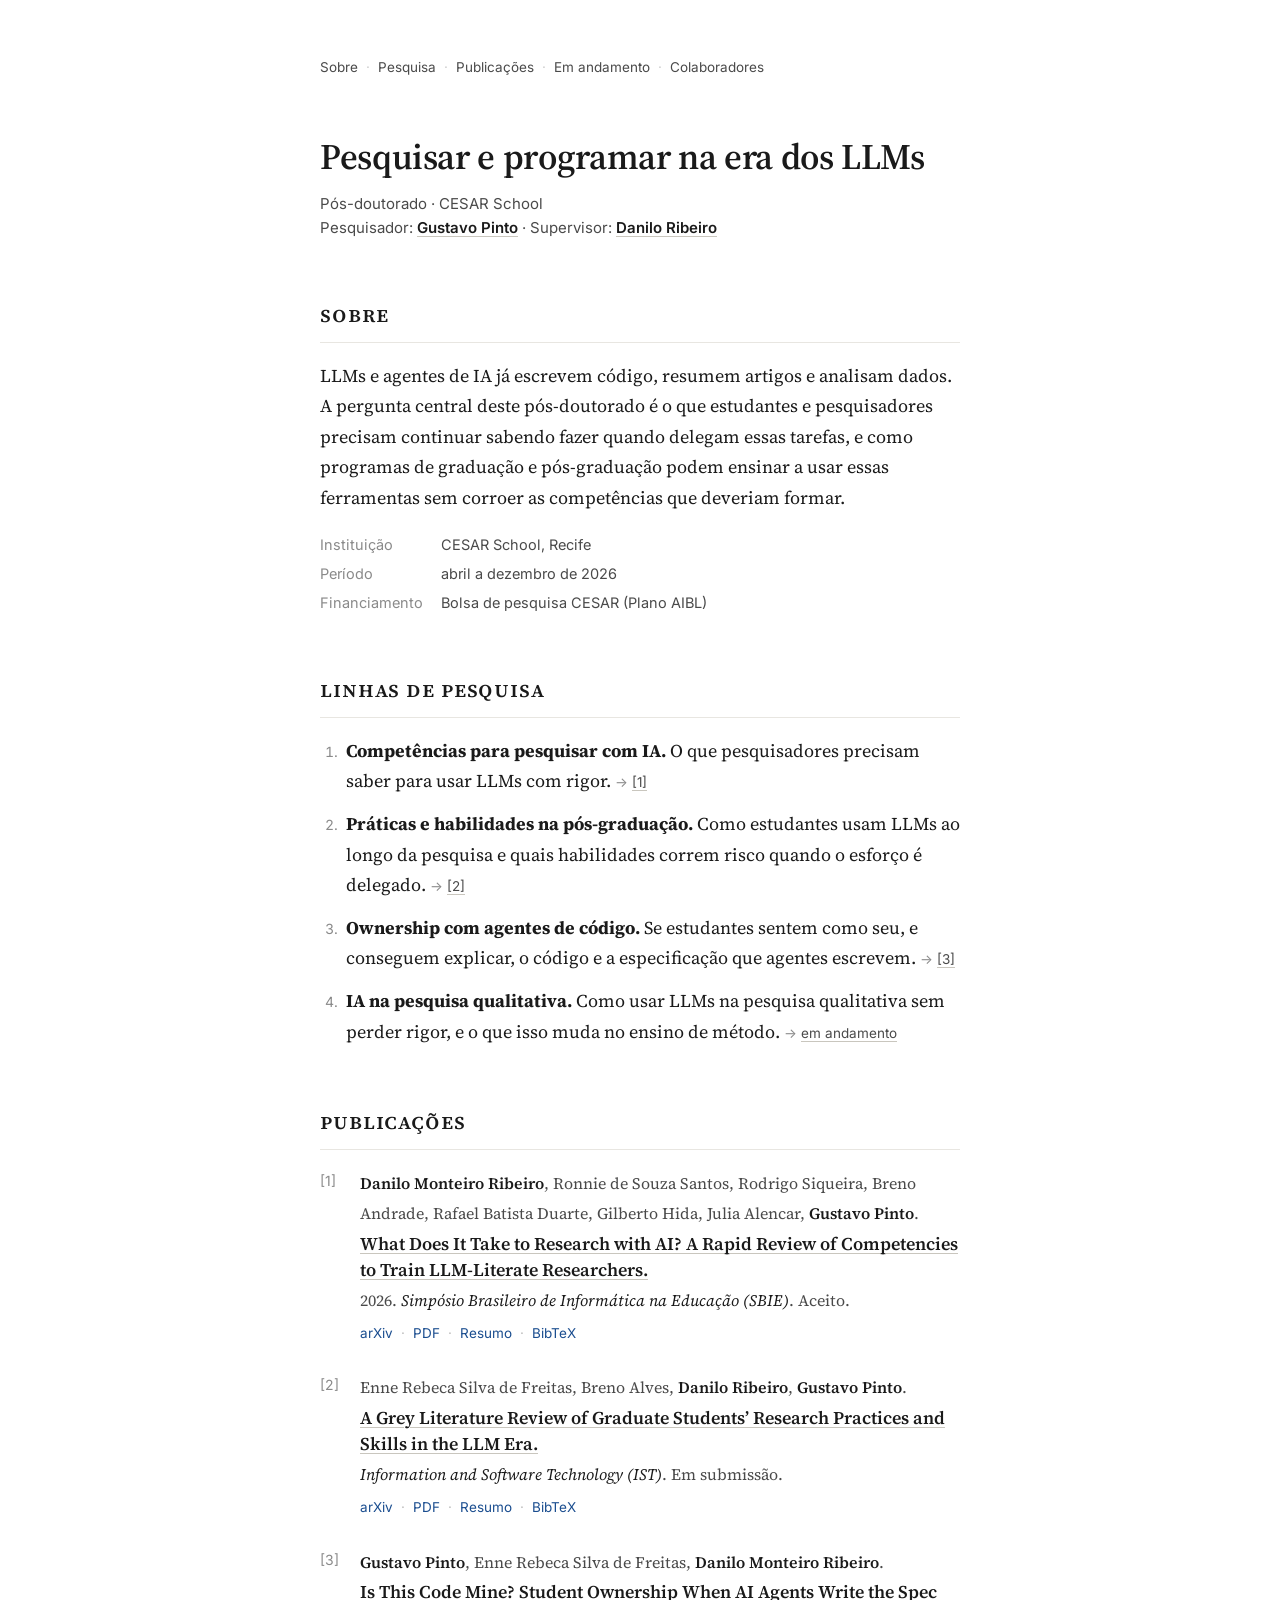
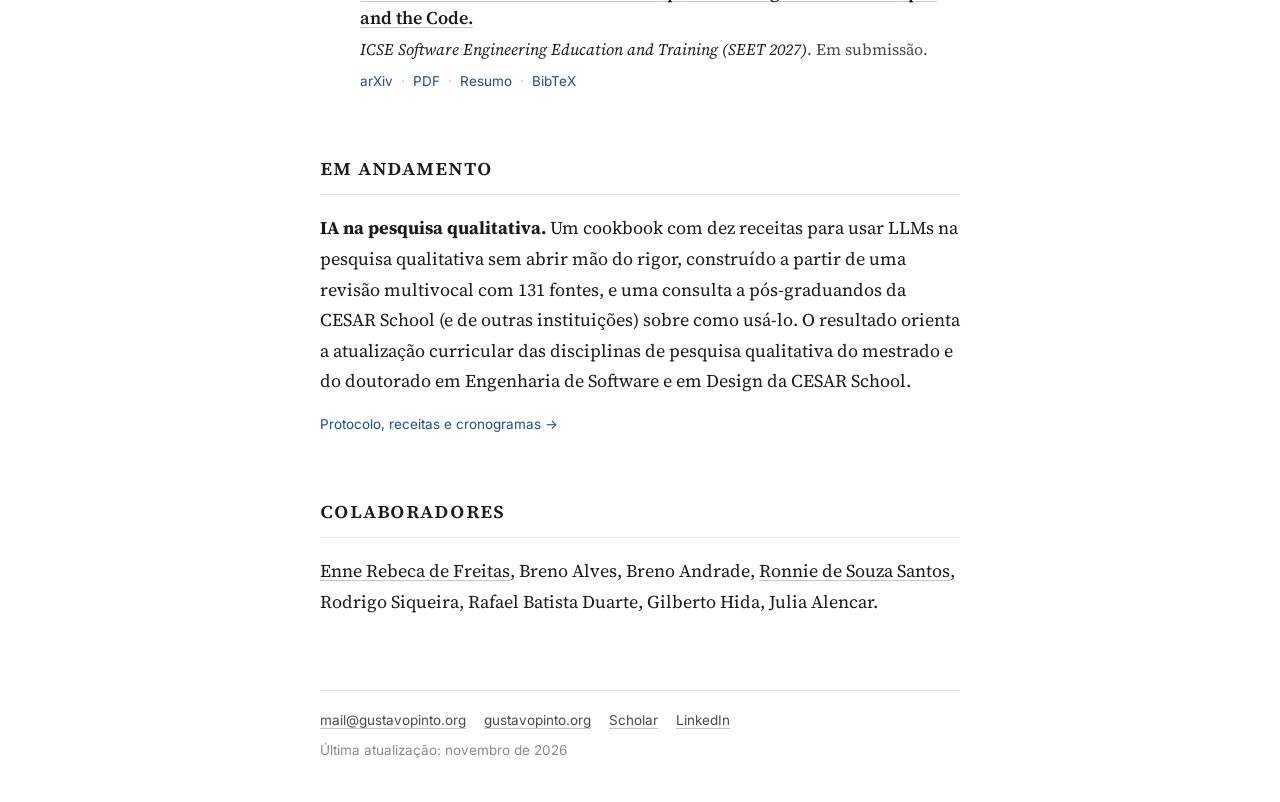
<file: index.html>
<!DOCTYPE html>
<html lang="pt-BR">
<head>
  <meta charset="UTF-8" />
  <meta name="viewport" content="width=device-width, initial-scale=1.0" />
  <title>Pós-doutorado · CESAR School</title>
  <meta name="description" content="Pós-doutorado de Gustavo Pinto na CESAR School, sob supervisão de Danilo Ribeiro: LLMs, agentes de IA e a formação de pesquisadores e engenheiros de software." />
  <meta name="author" content="Gustavo Pinto" />

  <!-- Open Graph (prévia ao compartilhar o link) -->
  <meta property="og:type" content="website" />
  <meta property="og:title" content="Pesquisar e programar na era dos LLMs" />
  <meta property="og:description" content="Pós-doutorado na CESAR School: competências para pesquisar com IA, práticas na pós-graduação e ownership de código escrito por agentes." />
  <meta property="og:locale" content="pt_BR" />
  <meta name="twitter:card" content="summary" />

  <link rel="icon" href="data:image/svg+xml,<svg xmlns='http://www.w3.org/2000/svg' viewBox='0 0 100 100'><rect width='100' height='100' rx='16' fill='%231a4d8f'/><text x='50' y='69' font-size='54' text-anchor='middle' fill='%23ffffff' font-family='Georgia,serif'>π</text></svg>" />

  <link rel="preconnect" href="https://fonts.googleapis.com" />
  <link rel="preconnect" href="https://fonts.gstatic.com" crossorigin />
  <link href="https://fonts.googleapis.com/css2?family=Inter:wght@400;500;600&family=Source+Serif+4:ital,opsz,wght@0,8..60,400;0,8..60,600;1,8..60,400&display=swap" rel="stylesheet" />

  <!-- Metadados estruturados (schema.org) das publicações -->
  <script type="application/ld+json">
  {
    "@context": "https://schema.org",
    "@graph": [
      {
        "@type": "ScholarlyArticle",
        "headline": "What Does It Take to Research with AI? A Rapid Review of Competencies to Train LLM-Literate Researchers",
        "author": ["Danilo Monteiro Ribeiro", "Ronnie de Souza Santos", "Rodrigo Siqueira", "Breno Andrade", "Rafael Batista Duarte", "Gilberto Hida", "Julia Alencar", "Gustavo Pinto"],
        "datePublished": "2026",
        "isPartOf": "Simpósio Brasileiro de Informática na Educação (SBIE 2026)",
        "url": "https://arxiv.org/abs/2607.16083"
      },
      {
        "@type": "ScholarlyArticle",
        "headline": "A Grey Literature Review of Graduate Students’ Research Practices and Skills in the LLM Era",
        "author": ["Enne Rebeca Silva de Freitas", "Breno Alves", "Danilo Ribeiro", "Gustavo Pinto"],
        "creativeWorkStatus": "Under review",
        "url": "https://arxiv.org/abs/2607.29519"
      },
      {
        "@type": "ScholarlyArticle",
        "headline": "Is This Code Mine? Student Ownership When AI Agents Write the Spec and the Code",
        "author": ["Gustavo Pinto", "Enne Rebeca Silva de Freitas", "Danilo Monteiro Ribeiro"],
        "datePublished": "2026",
        "creativeWorkStatus": "Under review",
        "url": "https://arxiv.org/abs/2611.21501"
      }
    ]
  }
  </script>

  <style>
    :root {
      --ink: #1a1a1a;
      --soft: #4a4a4a;
      --muted: #8a8a8a;
      --line: #e8e6e1;
      --accent: #1a4d8f;
      --code-bg: #f7f6f3;
      --serif: "Source Serif 4", Georgia, "Times New Roman", serif;
      --sans: "Inter", -apple-system, BlinkMacSystemFont, "Segoe UI", Roboto, sans-serif;
      --mono: "SF Mono", ui-monospace, Menlo, Consolas, monospace;
    }
    * { box-sizing: border-box; }
    html { scroll-behavior: smooth; }
    body {
      margin: 0; background: #fff; color: var(--ink);
      font-family: var(--serif); font-size: 18px; line-height: 1.7;
      -webkit-font-smoothing: antialiased; text-rendering: optimizeLegibility;
    }
    main { max-width: 680px; margin: 0 auto; padding: 56px 20px 40px; }

    a { color: inherit; text-decoration: underline; text-decoration-color: #c9c6be; text-underline-offset: 3px; text-decoration-thickness: 1px; transition: color .15s, text-decoration-color .15s; }
    a:hover { color: var(--accent); text-decoration-color: var(--accent); }

    /* Navegação */
    nav.top { font-family: var(--sans); font-size: 13.5px; color: var(--muted); margin-bottom: 56px; }
    nav.top a { text-decoration: none; color: var(--soft); }
    nav.top a:hover { color: var(--accent); }
    nav.top .sep { margin: 0 8px; color: #ccc; }

    /* Cabeçalho */
    h1 { font-size: 36px; font-weight: 600; letter-spacing: -.01em; line-height: 1.2; margin: 0 0 14px; }
    .byline { font-family: var(--sans); font-size: 15px; color: var(--soft); line-height: 1.6; margin: 0; }
    .byline b { font-weight: 600; color: var(--ink); }

    /* Seções */
    section { margin-top: 56px; }
    h2 {
      font-family: var(--serif); font-variant: small-caps; text-transform: lowercase;
      font-size: 22px; font-weight: 600; letter-spacing: .04em; color: var(--ink);
      margin: 0 0 18px; padding-bottom: 8px; border-bottom: 1px solid var(--line);
    }
    p { margin: 0 0 16px; }
    .facts { font-family: var(--sans); font-size: 14.5px; color: var(--soft); display: grid; grid-template-columns: max-content 1fr; gap: 4px 18px; margin: 20px 0 0; }
    .facts dt { color: var(--muted); }
    .facts dd { margin: 0; }

    /* Linhas de pesquisa */
    ol.lines { padding-left: 22px; margin: 0; }
    ol.lines li { margin-bottom: 12px; padding-left: 4px; }
    ol.lines li::marker { color: var(--muted); font-family: var(--sans); font-size: 14px; }
    .xref { font-family: var(--sans); font-size: 13.5px; color: var(--muted); white-space: nowrap; }
    .xref a { color: var(--soft); }

    /* Publicações */
    ol.pubs { list-style: none; padding: 0; margin: 0; counter-reset: pub; }
    ol.pubs > li { position: relative; padding-left: 40px; margin-bottom: 28px; counter-increment: pub; }
    ol.pubs > li::before { content: "[" counter(pub) "]"; position: absolute; left: 0; top: 1px; font-family: var(--sans); font-size: 14px; color: var(--muted); }
    .authors { font-size: 16px; color: var(--soft); }
    .authors b { color: var(--ink); font-weight: 600; }
    .title { display: block; font-size: 18px; font-weight: 600; line-height: 1.45; margin: 2px 0; }
    .venue { font-size: 16px; color: var(--soft); }
    .venue em { color: var(--ink); }
    .links { font-family: var(--sans); font-size: 13.5px; margin-top: 6px; display: flex; flex-wrap: wrap; align-items: baseline; }
    .links > * + *::before { content: "·"; display: inline-block; margin: 0 8px; color: #bbb; text-decoration: none; }
    .links a, .links .tog { color: var(--accent); text-decoration: none; }
    .links a:hover, .links .tog:hover { text-decoration: underline; }
    .tog { font: inherit; background: none; border: 0; padding: 0; cursor: pointer; }
    .tog[aria-expanded="true"] { font-weight: 600; }
    .panel[hidden] { display: none; }
    .abs { font-size: 16px; color: var(--soft); margin: 10px 0 0; padding-left: 14px; border-left: 2px solid var(--line); }
    pre.bib { position: relative; font-family: var(--mono); font-size: 12.5px; line-height: 1.55; background: var(--code-bg); border: 1px solid var(--line); border-radius: 4px; padding: 14px 16px; margin: 10px 0 0; overflow-x: auto; white-space: pre; }
    .copy { position: absolute; top: 8px; right: 8px; font-family: var(--sans); font-size: 12px; background: #fff; border: 1px solid var(--line); border-radius: 3px; padding: 2px 8px; cursor: pointer; color: var(--soft); }
    .copy:hover { color: var(--accent); border-color: var(--accent); }
    .blind { font-style: italic; color: var(--muted); }

    /* Em andamento */
    .rq { margin: 0 0 10px; padding-left: 40px; text-indent: -40px; }
    .rq b { display: inline-block; width: 40px; text-indent: 0; font-family: var(--sans); font-size: 14px; font-weight: 600; color: var(--muted); }

    /* Colaboradores */
    .people { margin: 0; }

    /* Rodapé */
    footer { margin-top: 72px; padding-top: 18px; border-top: 1px solid var(--line); font-family: var(--sans); font-size: 13.5px; color: var(--muted); display: flex; flex-wrap: wrap; justify-content: space-between; gap: 8px 20px; }
    footer a { color: var(--soft); margin-right: 14px; }

    @media (max-width: 560px) {
      body { font-size: 17px; }
      main { padding-top: 36px; }
      h1 { font-size: 29px; }
      ol.pubs > li { padding-left: 0; }
      ol.pubs > li::before { position: static; display: block; }
      .facts { grid-template-columns: 1fr; gap: 0; }
      .facts dd { margin-bottom: 8px; }
    }
  </style>
</head>
<body>
<main>

  <nav class="top" aria-label="Seções">
    <a href="#sobre">Sobre</a><span class="sep">·</span><a href="#pesquisa">Pesquisa</a><span class="sep">·</span><a href="#publicacoes">Publicações</a><span class="sep">·</span><a href="#andamento">Em andamento</a><span class="sep">·</span><a href="#colaboradores">Colaboradores</a>
  </nav>

  <header>
    <h1>Pesquisar e programar na era dos LLMs</h1>
    <p class="byline">
      Pós-doutorado · CESAR School<br />
      Pesquisador: <a href="https://scholar.google.com/citations?user=dOeggYMAAAAJ" target="_blank" rel="noopener"><b>Gustavo Pinto</b></a>
      · Supervisor: <a href="https://scholar.google.com/citations?user=aFIranwAAAAJ" target="_blank" rel="noopener"><b>Danilo Ribeiro</b></a>
    </p>
  </header>

  <section id="sobre">
    <h2>Sobre</h2>
    <p>
      LLMs e agentes de IA já escrevem código, resumem artigos e analisam dados.
      A pergunta central deste pós-doutorado é o que estudantes e pesquisadores
      precisam continuar sabendo fazer quando delegam essas tarefas, e como
      programas de graduação e pós-graduação podem ensinar a usar essas
      ferramentas sem corroer as competências que deveriam formar.
    </p>
    <dl class="facts">
      <dt>Instituição</dt><dd>CESAR School, Recife</dd>
      <dt>Período</dt><dd>abril a dezembro de 2026</dd>
      <dt>Financiamento</dt><dd>Bolsa de pesquisa CESAR (Plano AIBL)</dd>
    </dl>
  </section>

  <section id="pesquisa">
    <h2>Linhas de pesquisa</h2>
    <ol class="lines">
      <li><b>Competências para pesquisar com IA.</b> O que pesquisadores precisam saber para usar LLMs com rigor. <span class="xref">→ <a href="#p1">[1]</a></span></li>
      <li><b>Práticas e habilidades na pós-graduação.</b> Como estudantes usam LLMs ao longo da pesquisa e quais habilidades correm risco quando o esforço é delegado. <span class="xref">→ <a href="#p2">[2]</a></span></li>
      <li><b>Ownership com agentes de código.</b> Se estudantes sentem como seu, e conseguem explicar, o código e a especificação que agentes escrevem. <span class="xref">→ <a href="#p3">[3]</a></span></li>
      <li><b>IA na pesquisa qualitativa.</b> Como usar LLMs na pesquisa qualitativa sem perder rigor, e o que isso muda no ensino de método. <span class="xref">→ <a href="#andamento">em andamento</a></span></li>
    </ol>
  </section>

  <section id="publicacoes">
    <h2>Publicações</h2>
    <ol class="pubs">

      <li id="p1">
        <span class="authors"><b>Danilo Monteiro Ribeiro</b>, Ronnie de Souza Santos, Rodrigo Siqueira, Breno Andrade, Rafael Batista Duarte, Gilberto Hida, Julia Alencar, <b>Gustavo Pinto</b>.</span>
        <a class="title" href="https://arxiv.org/abs/2607.16083" target="_blank" rel="noopener">What Does It Take to Research with AI? A Rapid Review of Competencies to Train LLM-Literate Researchers.</a>
        <span class="venue">2026. <em>Simpósio Brasileiro de Informática na Educação (SBIE)</em>. Aceito.</span>
        <div class="links">
          <a href="https://arxiv.org/abs/2607.16083" target="_blank" rel="noopener">arXiv</a>
          <a href="https://arxiv.org/pdf/2607.16083" target="_blank" rel="noopener">PDF</a>
          <button class="tog" type="button" aria-expanded="false" aria-controls="p1-abs">Resumo</button>
          <button class="tog" type="button" aria-expanded="false" aria-controls="p1-bib">BibTeX</button>
        </div>
        <div class="panel" id="p1-abs" hidden>
          <p class="abs">Revisão rápida de 194 artigos publicados entre 2022 e 2025, dos quais 40 foram analisados tematicamente. O estudo identifica oito competências para pesquisar com LLMs. A mais frequente é domínio do assunto com supervisão do resultado da IA, incluindo verificação de fontes e responsabilidade do pesquisador. Seguem metacognição e decisão sobre quando usar IA, ética e integridade acadêmica, prompt engineering para pesquisa e reprodutibilidade do uso de IA.</p>
        </div>
        <div class="panel" id="p1-bib" hidden>
<pre class="bib"><button class="copy" type="button">copiar</button>@inproceedings{ribeiro2026research,
  title     = {What Does It Take to Research with {AI}? A Rapid Review
               of Competencies to Train {LLM}-Literate Researchers},
  author    = {Ribeiro, Danilo Monteiro and Santos, Ronnie de Souza and
               Siqueira, Rodrigo and Andrade, Breno and Duarte, Rafael Batista
               and Hida, Gilberto and Alencar, Julia and Pinto, Gustavo},
  booktitle = {Simp{\'o}sio Brasileiro de Inform{\'a}tica na Educa{\c{c}}{\~a}o (SBIE)},
  year      = {2026},
  eprint    = {2607.16083},
  archivePrefix = {arXiv}
}</pre>
        </div>
      </li>

      <li id="p2">
        <span class="authors">Enne Rebeca Silva de Freitas, Breno Alves, <b>Danilo Ribeiro</b>, <b>Gustavo Pinto</b>.</span>
        <a class="title" href="https://arxiv.org/abs/2607.29519" target="_blank" rel="noopener">A Grey Literature Review of Graduate Students’ Research Practices and Skills in the LLM Era.</a>
        <span class="venue"><em>Information and Software Technology (IST)</em>. Em submissão.</span>
        <div class="links">
          <a href="https://arxiv.org/abs/2607.29519" target="_blank" rel="noopener">arXiv</a>
          <a href="https://arxiv.org/pdf/2607.29519" target="_blank" rel="noopener">PDF</a>
          <button class="tog" type="button" aria-expanded="false" aria-controls="p2-abs">Resumo</button>
          <button class="tog" type="button" aria-expanded="false" aria-controls="p2-bib">BibTeX</button>
        </div>
        <div class="panel" id="p2-abs" hidden>
          <p class="abs">Revisão de literatura cinza com 1.383 posts de cinco subreddits voltados à pesquisa, dos quais 54 foram analisados tematicamente. O estudo identifica sete categorias de práticas e nove de habilidades. Os participantes situam o problema em aceitar o resultado sem inspecioná-lo, não em usar LLMs, e alertam que delegar a parte trabalhosa da tarefa (depurar, ler, validar fontes) entrega o resultado sem desenvolver a habilidade. Habilidades tradicionais, como programação e pensamento crítico, são o que permite verificar o que um LLM produz.</p>
        </div>
        <div class="panel" id="p2-bib" hidden>
<pre class="bib"><button class="copy" type="button">copiar</button>@unpublished{freitas2026grey,
  title  = {A Grey Literature Review of Graduate Students' Research
            Practices and Skills in the {LLM} Era},
  author = {Freitas, Enne Rebeca Silva de and Alves, Breno and
            Ribeiro, Danilo and Pinto, Gustavo},
  note   = {Under review at Information and Software Technology},
  year   = {2026},
  eprint = {2607.29519},
  archivePrefix = {arXiv}
}</pre>
        </div>
      </li>

      <li id="p3">
        <span class="authors"><b>Gustavo Pinto</b>, Enne Rebeca Silva de Freitas, <b>Danilo Monteiro Ribeiro</b>.</span>
        <a class="title" href="https://arxiv.org/abs/2611.21501" target="_blank" rel="noopener">Is This Code Mine? Student Ownership When AI Agents Write the Spec and the Code.</a>
        <span class="venue"><em>ICSE Software Engineering Education and Training (SEET 2027)</em>. Em submissão.</span>
        <div class="links">
          <a href="https://arxiv.org/abs/2611.21501" target="_blank" rel="noopener">arXiv</a>
          <a href="https://arxiv.org/pdf/2611.21501" target="_blank" rel="noopener">PDF</a>
          <button class="tog" type="button" aria-expanded="false" aria-controls="p3-abs">Resumo</button>
          <button class="tog" type="button" aria-expanded="false" aria-controls="p3-bib">BibTeX</button>
        </div>
        <div class="panel" id="p3-abs" hidden>
          <p class="abs">Em uma disciplina eletiva, 18 duplas construíram aplicações com agentes de IA sob Spec-Driven Development. O estudo combina o histórico minerado dos repositórios, os prompts registrados e um survey com 33 estudantes. Os agentes escreveram 69% das especificações que deveriam manter os estudantes no controle. Os estudantes atribuem a si metade das ideias, mas só um quinto do código, e a maioria não conseguiria explicá-lo a um colega nem modificá-lo sem o agente.</p>
        </div>
        <div class="panel" id="p3-bib" hidden>
<pre class="bib"><button class="copy" type="button">copiar</button>@misc{pinto2026codemine,
  title  = {Is This Code Mine? Student Ownership When {AI} Agents
            Write the Spec and the Code},
  author = {Pinto, Gustavo and Freitas, Enne Rebeca Silva de and
            Ribeiro, Danilo Monteiro},
  year   = {2026},
  eprint = {2611.21501},
  archivePrefix = {arXiv},
  note   = {Submitted to ICSE SEET}
}</pre>
        </div>
      </li>

    </ol>
  </section>

  <section id="andamento">
    <h2>Em andamento</h2>
    <p><b>IA na pesquisa qualitativa.</b>
      Um cookbook com dez receitas para usar LLMs na pesquisa qualitativa sem abrir mão do rigor,
      construído a partir de uma revisão multivocal com 131 fontes, e uma consulta a pós-graduandos
      da CESAR School (e de outras instituições) sobre como usá-lo. O resultado orienta a atualização
      curricular das disciplinas de pesquisa qualitativa do mestrado e do doutorado em Engenharia de
      Software e em Design da CESAR School.</p>
    <div class="links">
      <a href="ia-pesquisa-qualitativa.html">Protocolo, receitas e cronogramas →</a>
    </div>
  </section>

  <section id="colaboradores">
    <h2>Colaboradores</h2>
    <p class="people">
      <a href="https://www.linkedin.com/in/enne-rebeca-freitas-msc-05b44413b/" target="_blank" rel="noopener">Enne Rebeca de Freitas</a>,
      Breno Alves,
      Breno Andrade,
      <a href="https://profiles.ucalgary.ca/ronnie-de-souza-santos" target="_blank" rel="noopener">Ronnie de Souza Santos</a>,
      Rodrigo Siqueira,
      Rafael Batista Duarte,
      Gilberto Hida,
      Julia Alencar.
    </p>
  </section>

  <footer>
    <div>
      <a href="mailto:mail@gustavopinto.org">mail@gustavopinto.org</a>
      <a href="https://gustavopinto.org" target="_blank" rel="noopener">gustavopinto.org</a>
      <a href="https://scholar.google.com/citations?user=dOeggYMAAAAJ" target="_blank" rel="noopener">Scholar</a>
      <a href="https://www.linkedin.com/in/ghlp/" target="_blank" rel="noopener">LinkedIn</a>
    </div>
    <div>Última atualização: novembro de 2026</div>
  </footer>

</main>

<script>
  // Botões "Resumo" e "BibTeX": abrem o painel logo abaixo da linha de links
  document.querySelectorAll('.tog').forEach(function (btn) {
    btn.addEventListener('click', function () {
      var panel = document.getElementById(btn.getAttribute('aria-controls'));
      var open = btn.getAttribute('aria-expanded') === 'true';
      btn.setAttribute('aria-expanded', String(!open));
      panel.hidden = open;
    });
  });

  // Botão "copiar" dos blocos BibTeX
  document.querySelectorAll('pre.bib .copy').forEach(function (btn) {
    btn.addEventListener('click', function () {
      var text = btn.parentElement.textContent.replace(btn.textContent, '').trim();
      var done = function () { btn.textContent = 'copiado'; setTimeout(function () { btn.textContent = 'copiar'; }, 1500); };
      if (navigator.clipboard) { navigator.clipboard.writeText(text).then(done, function () {}); }
    });
  });
</script>
</body>
</html>
</file>
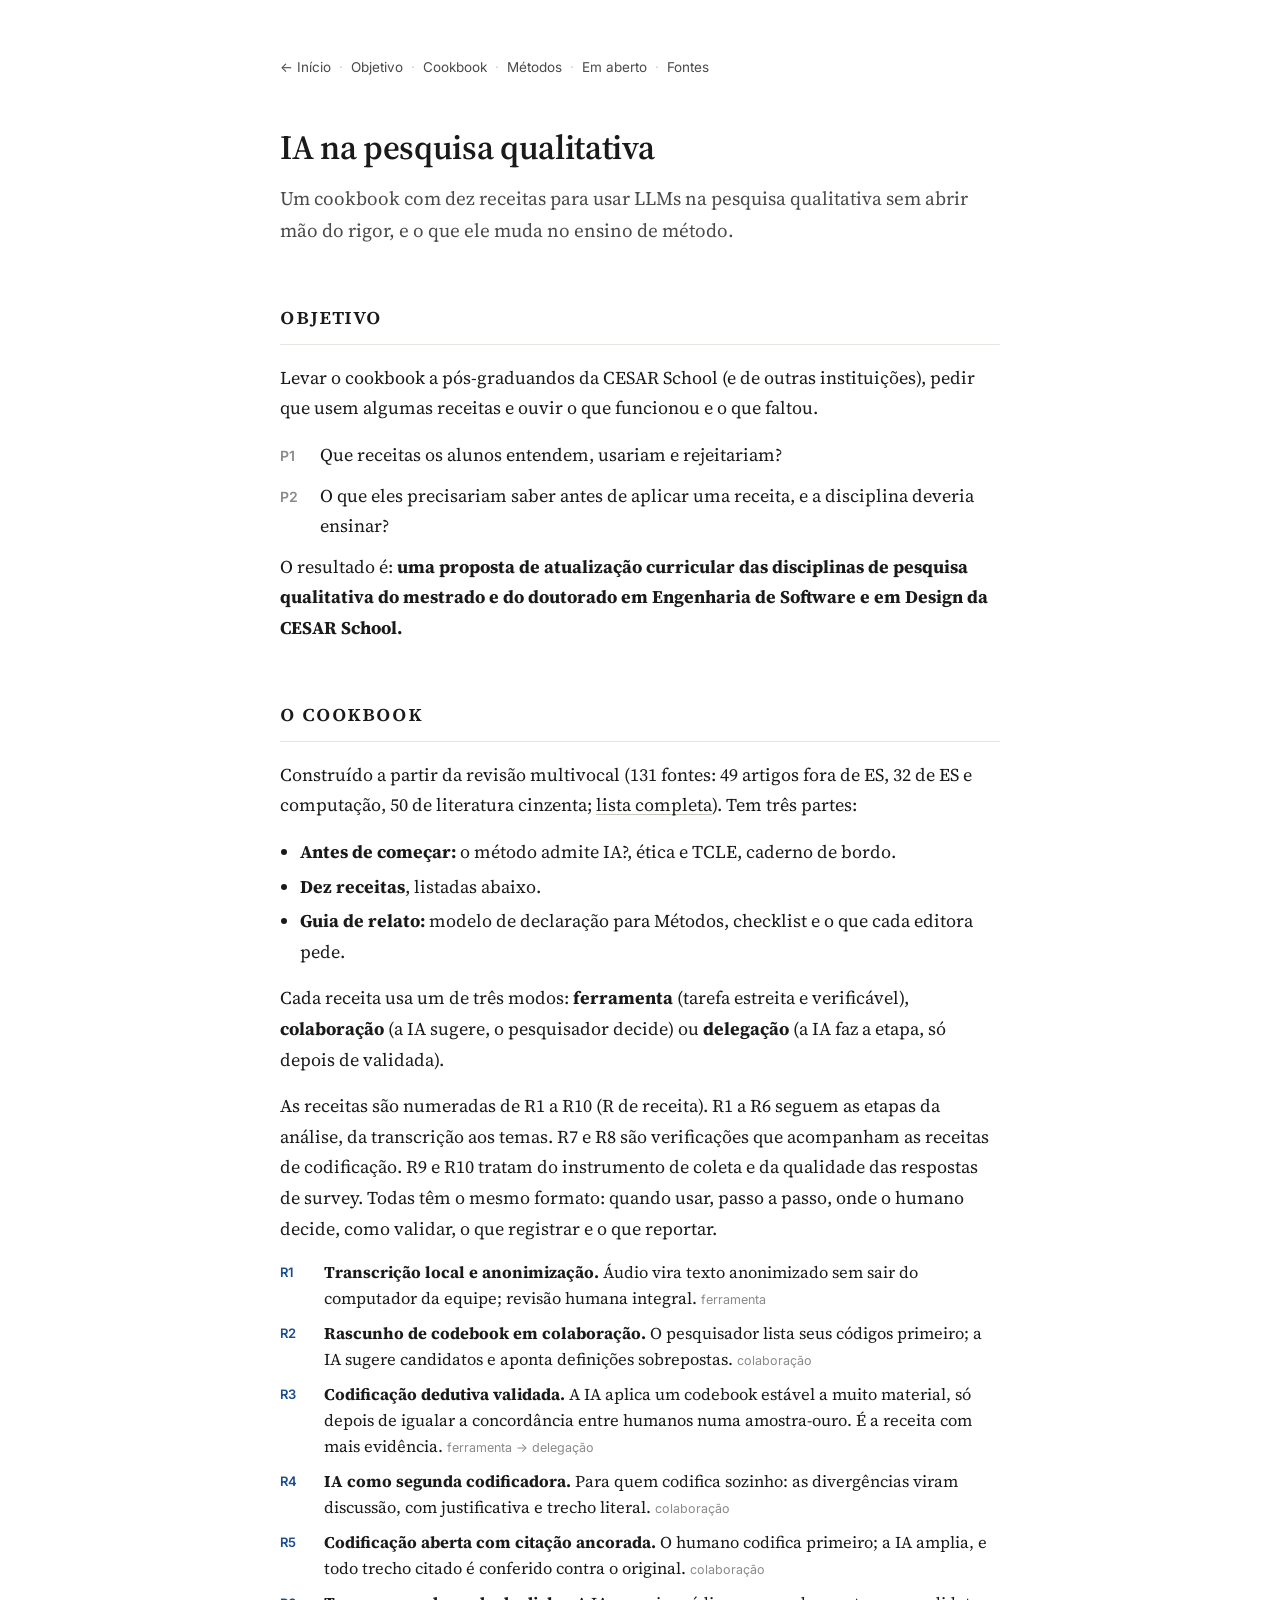
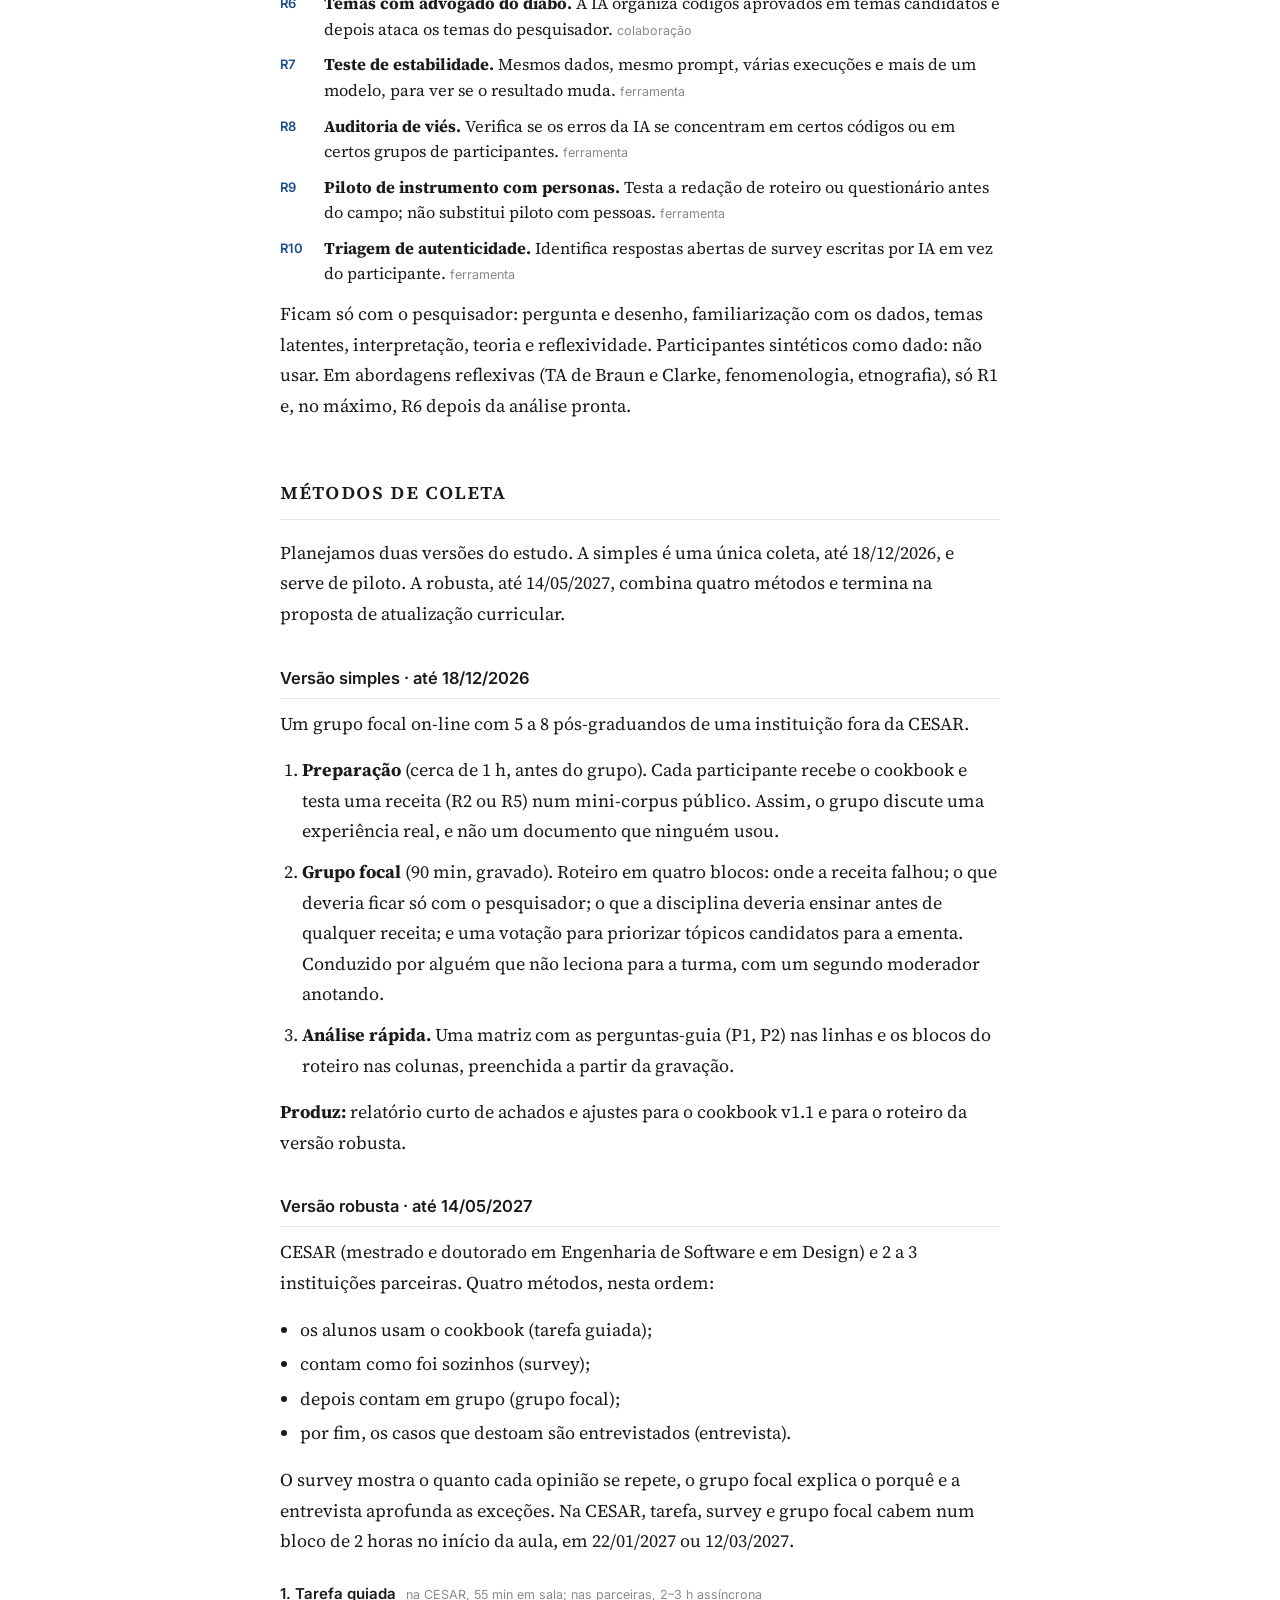
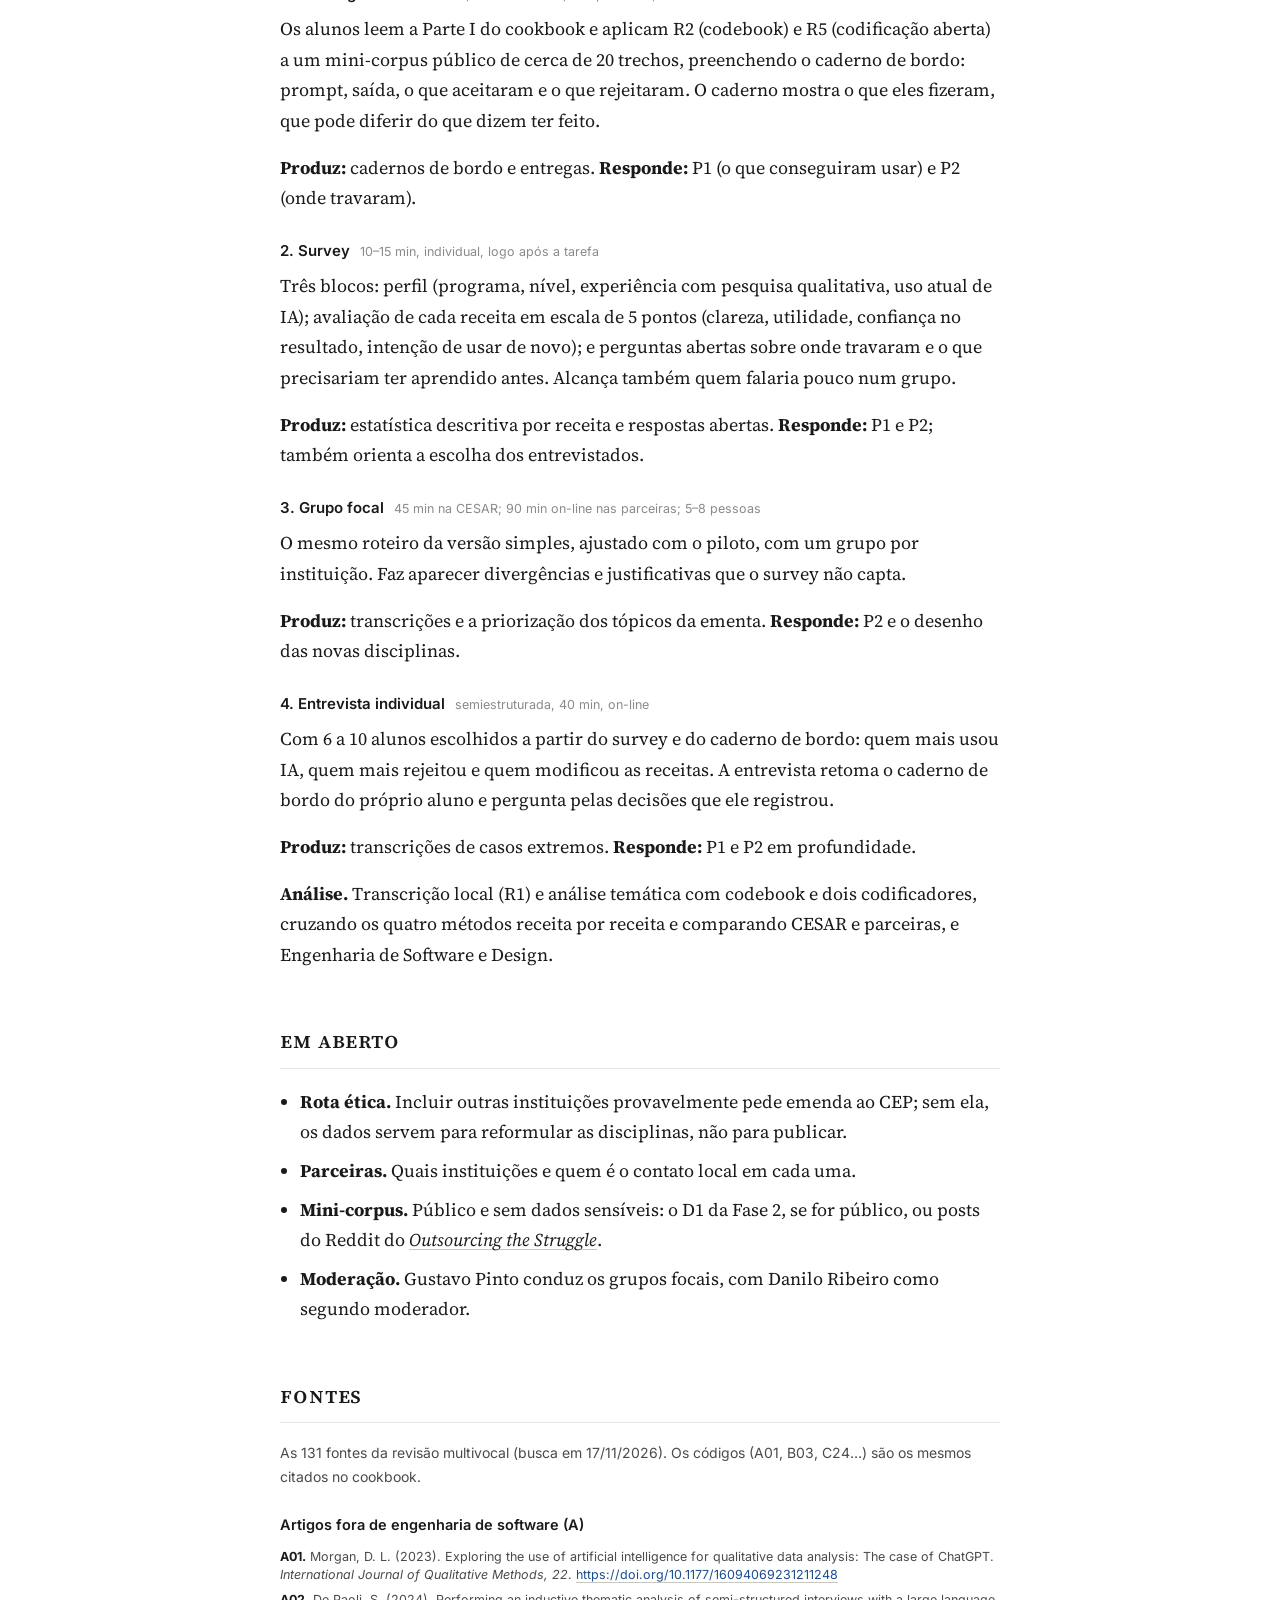
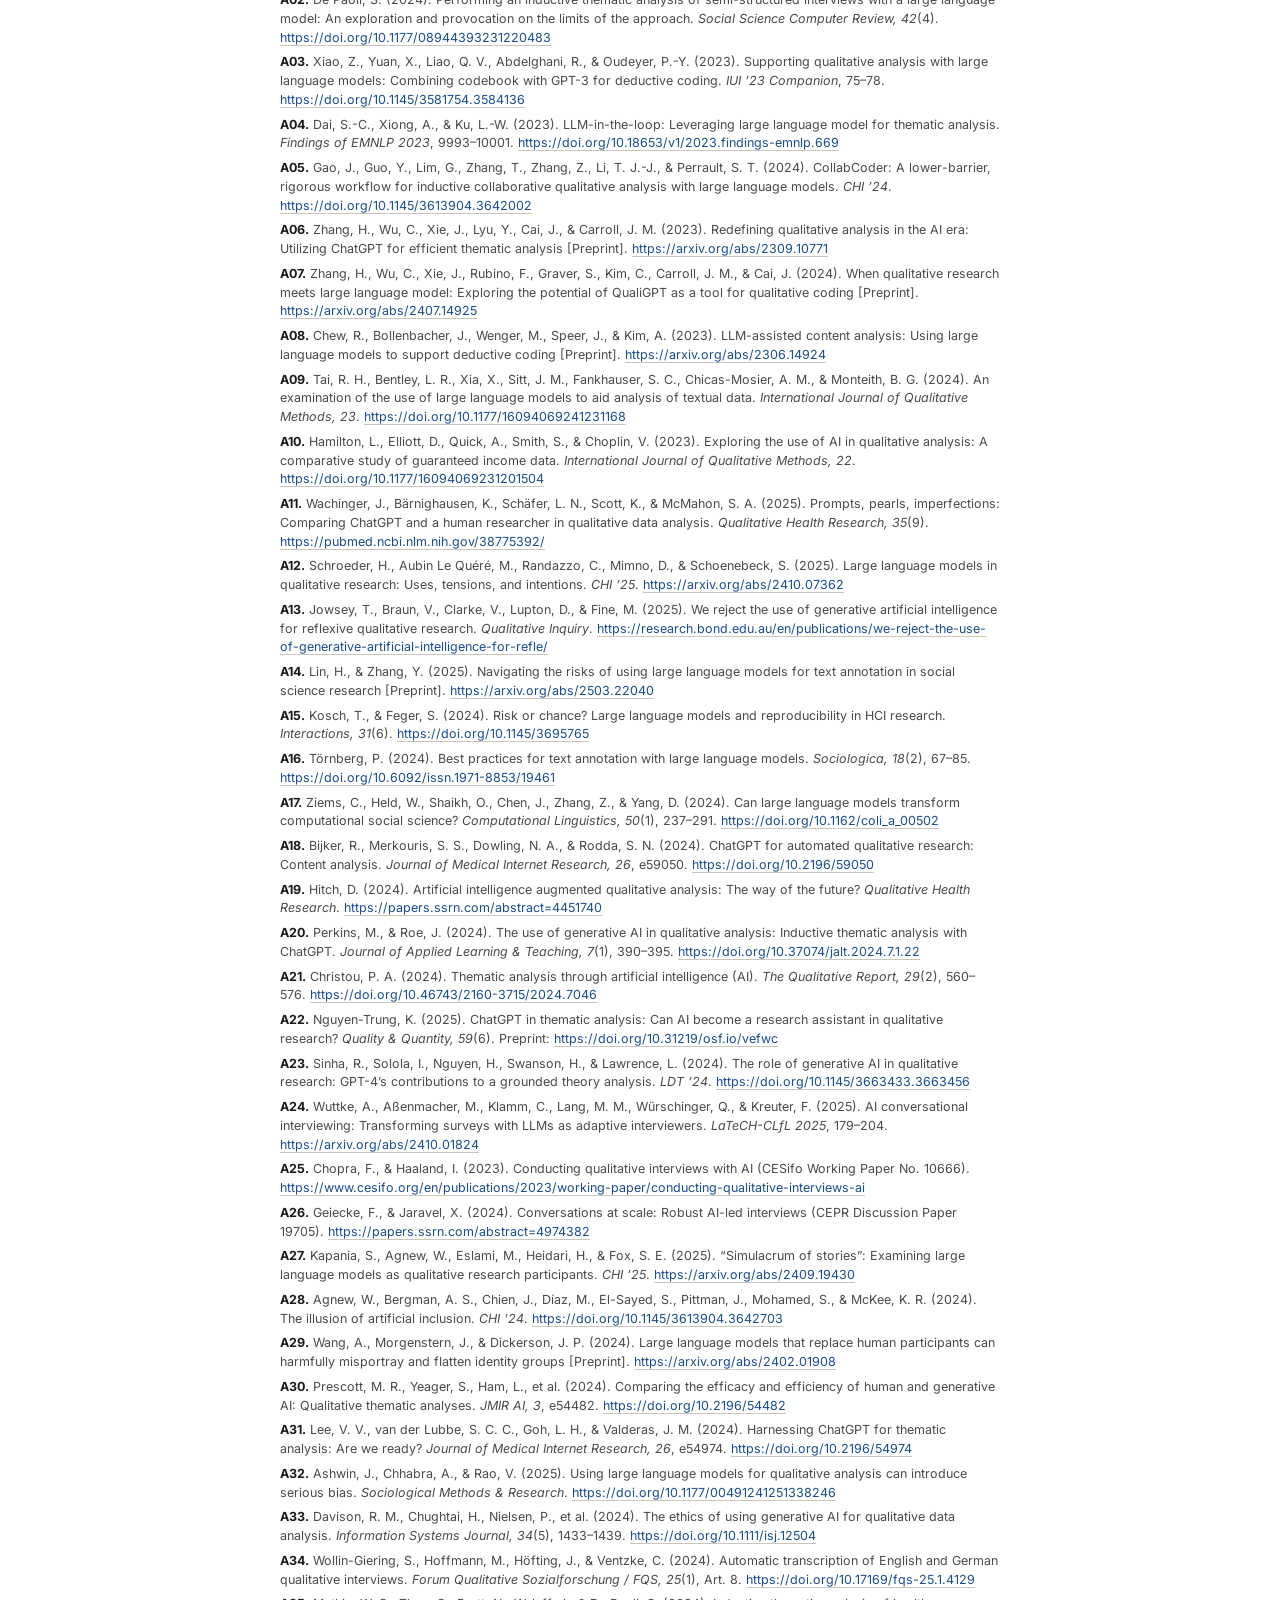
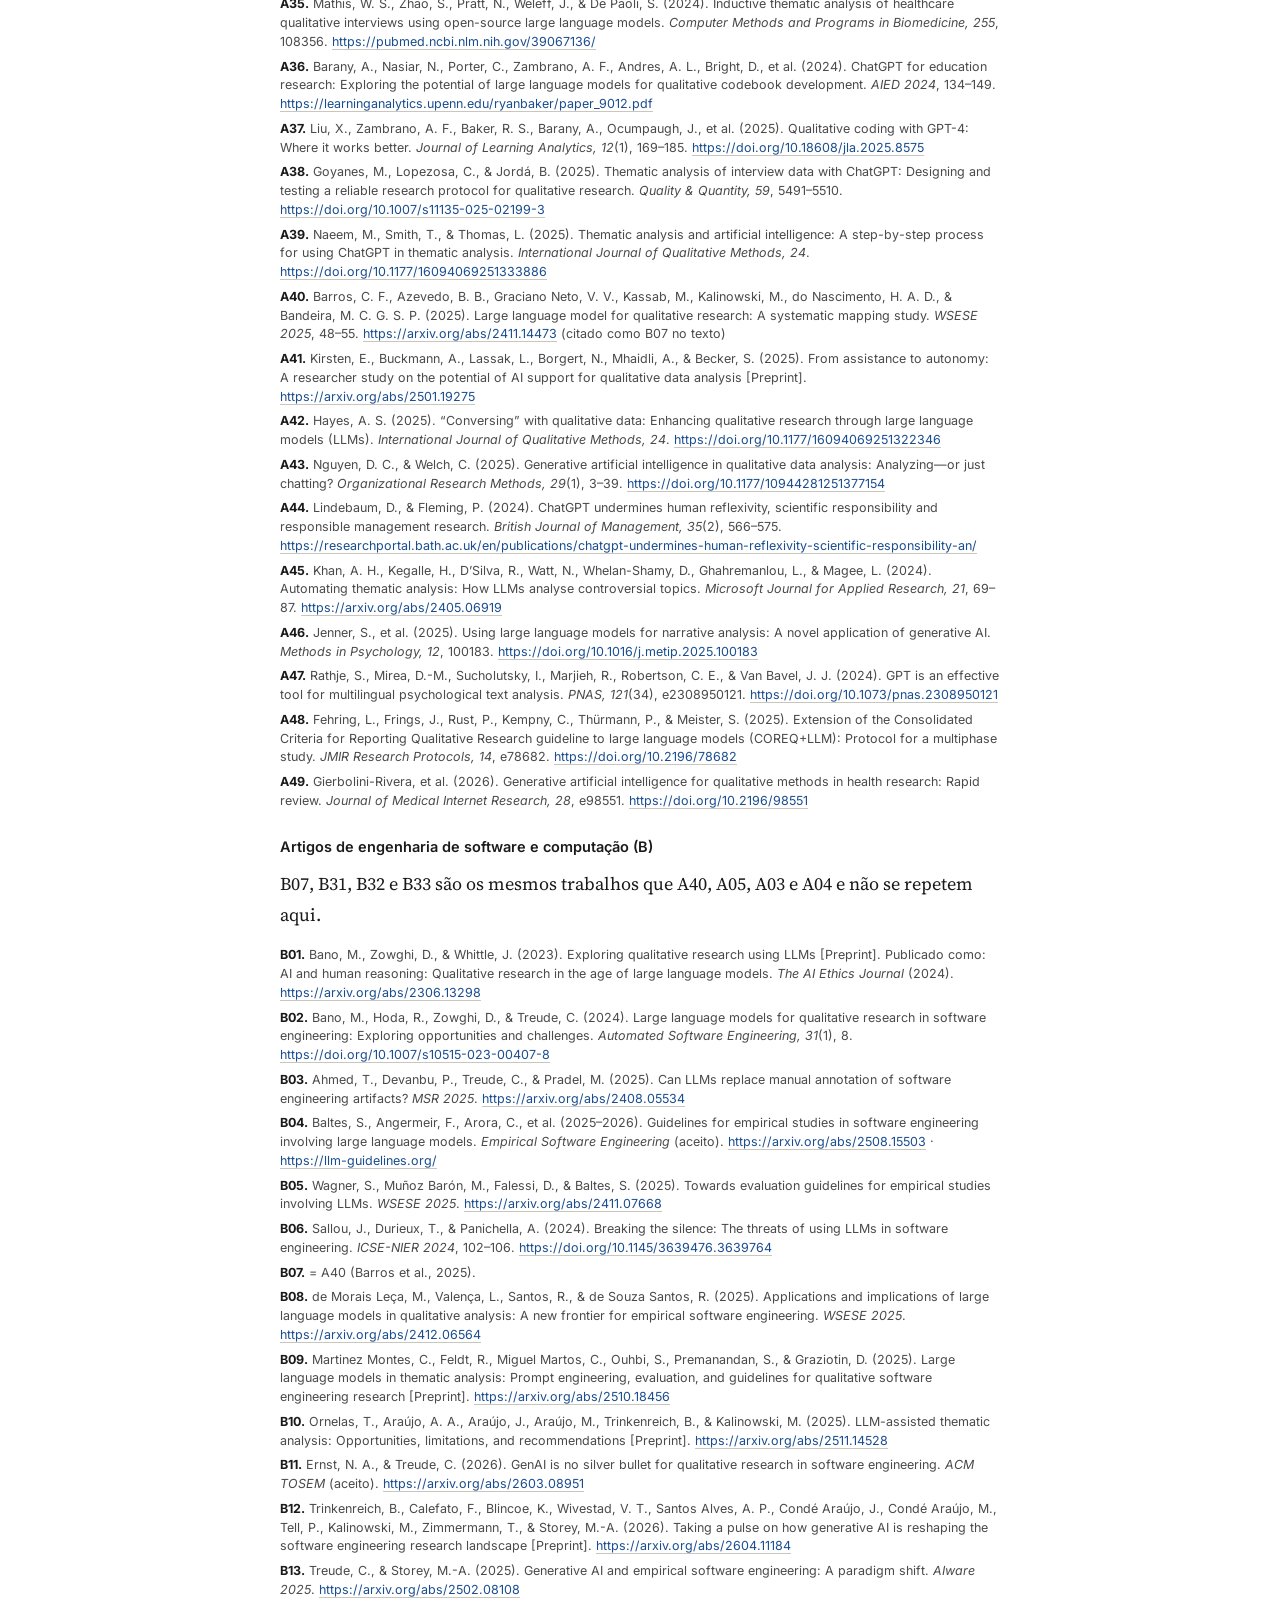
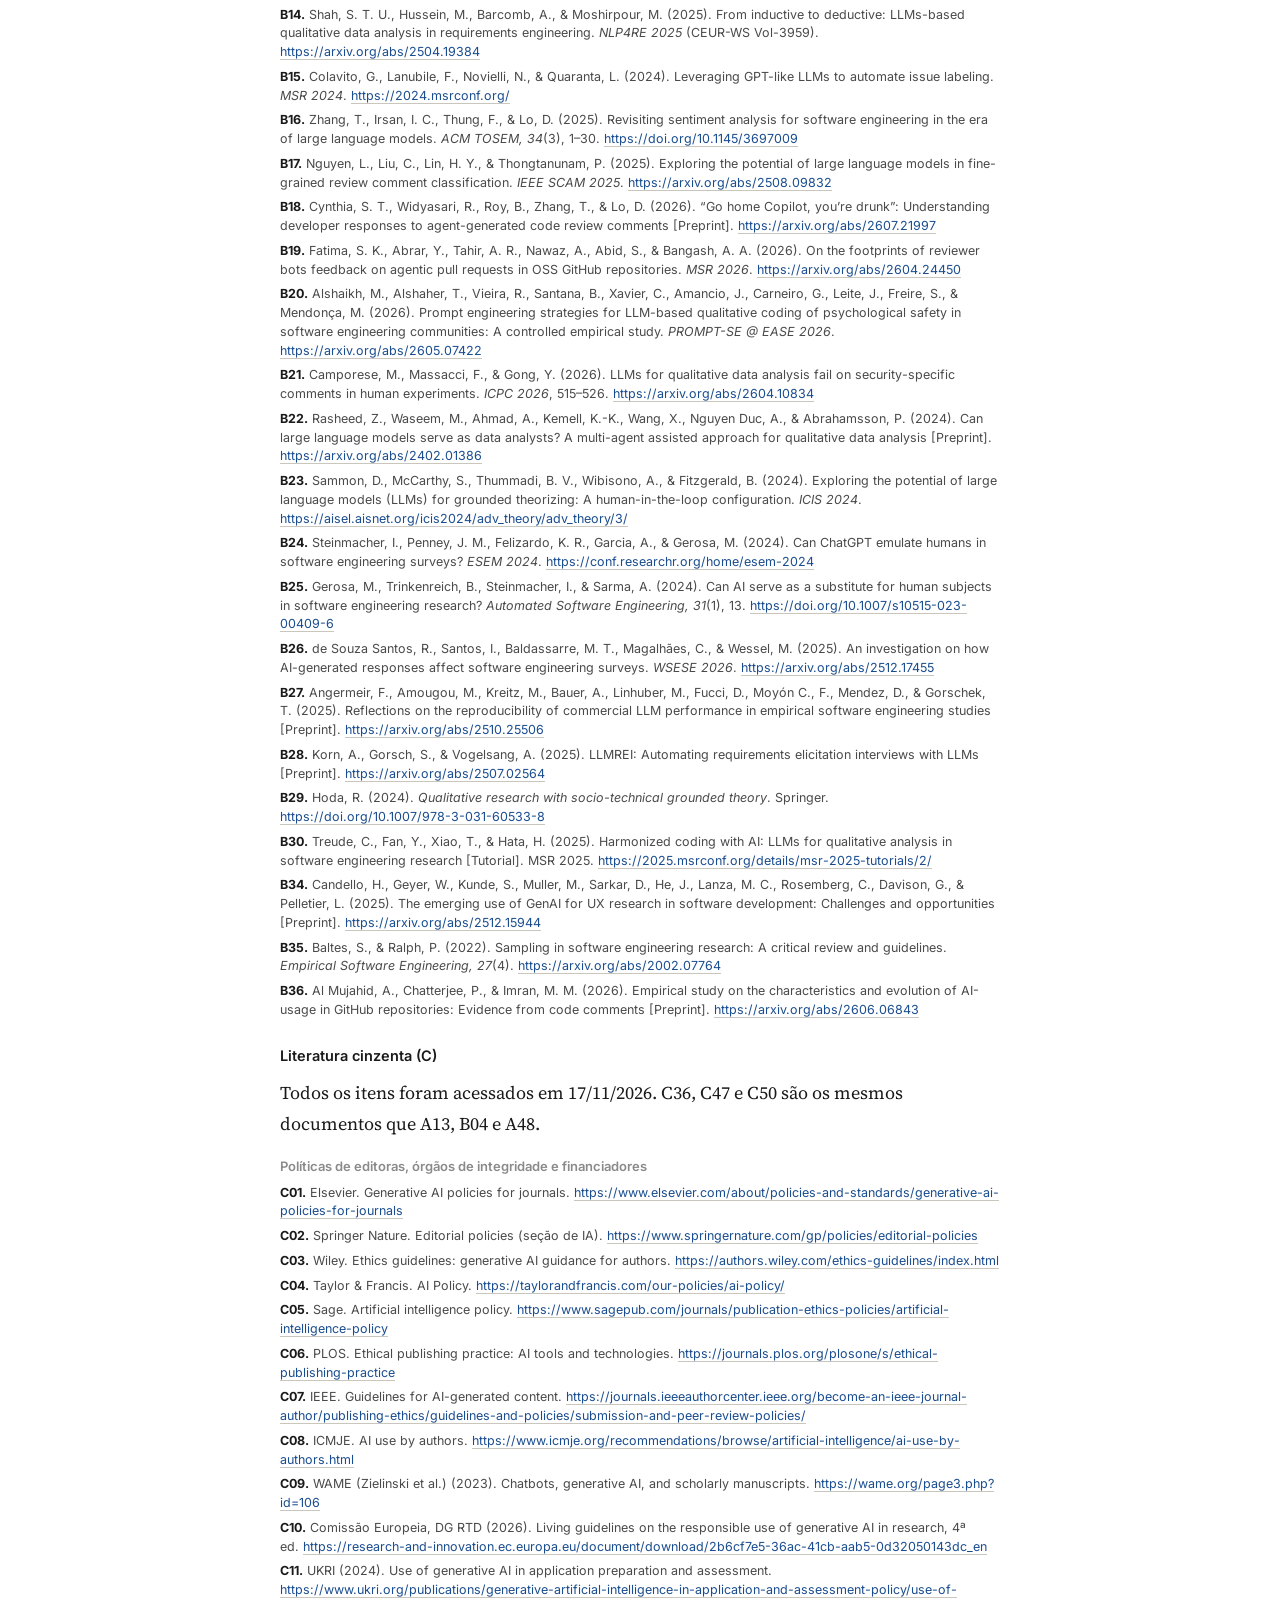
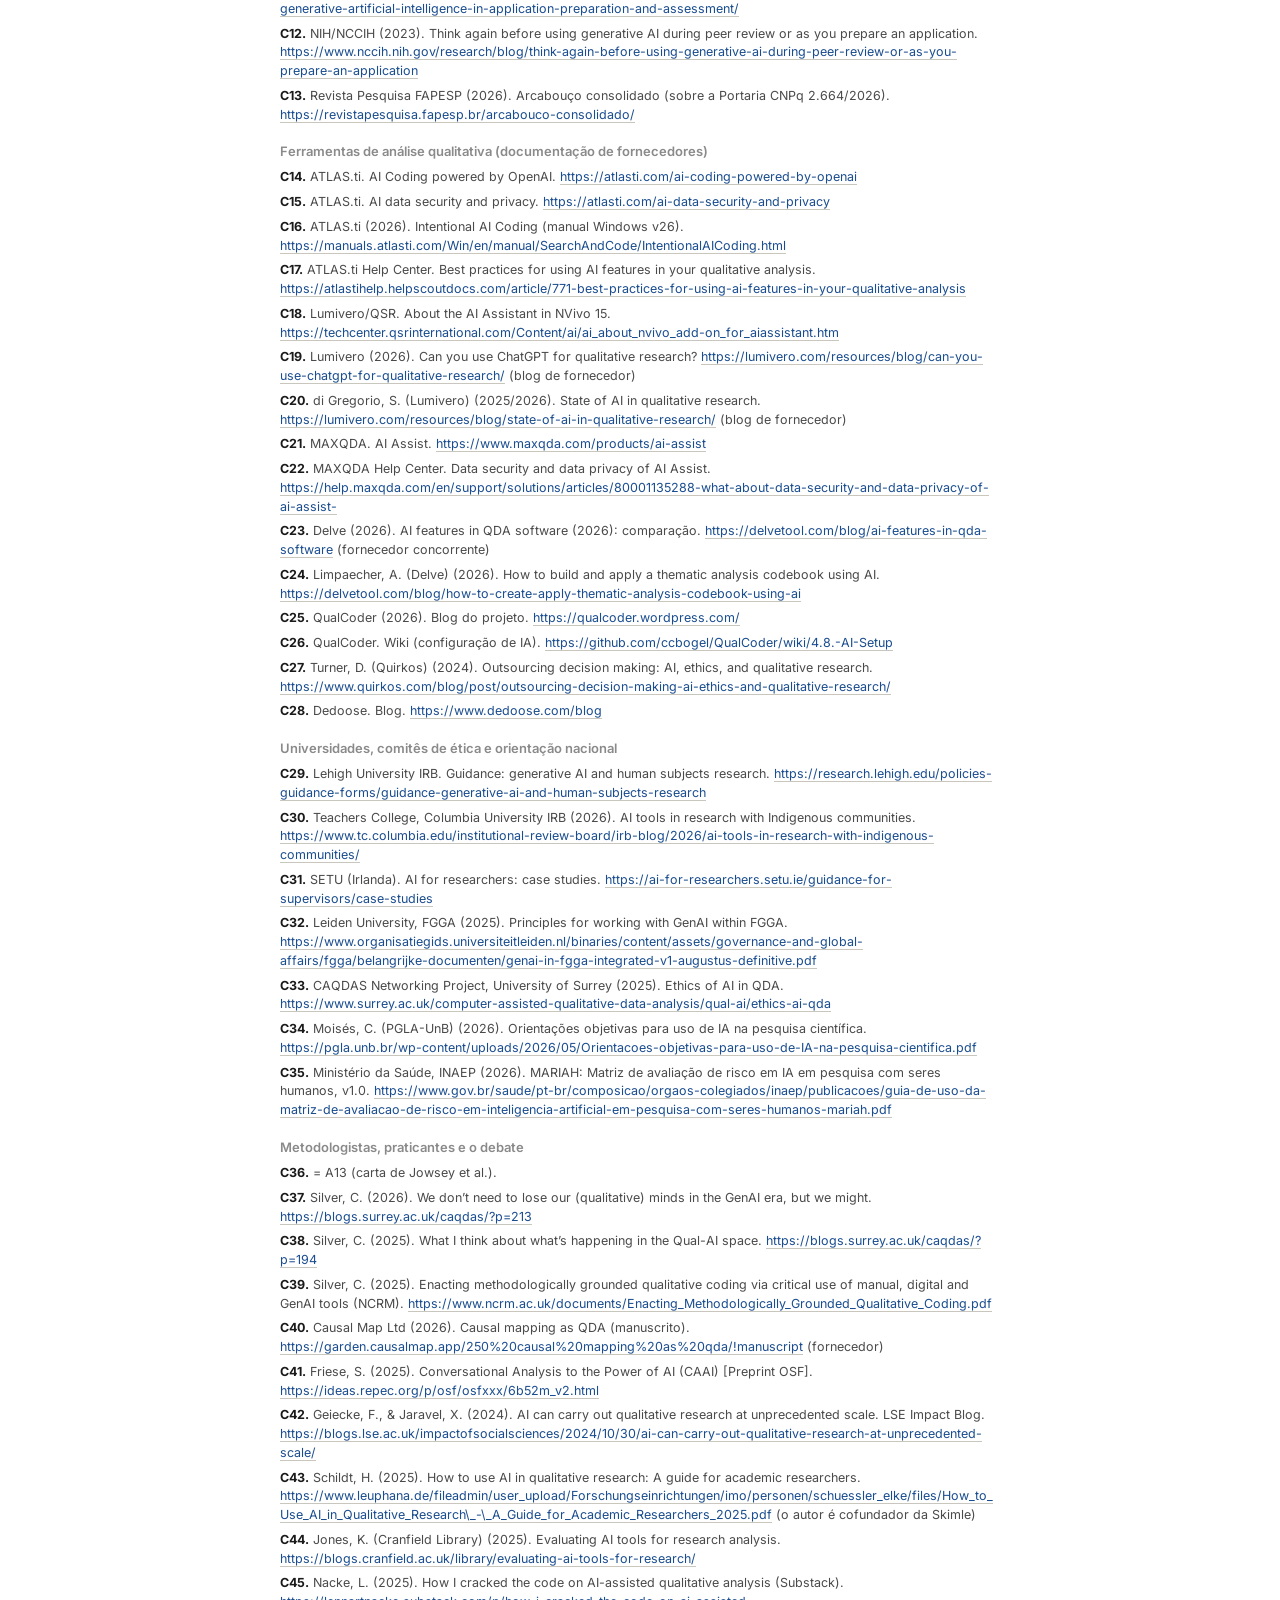
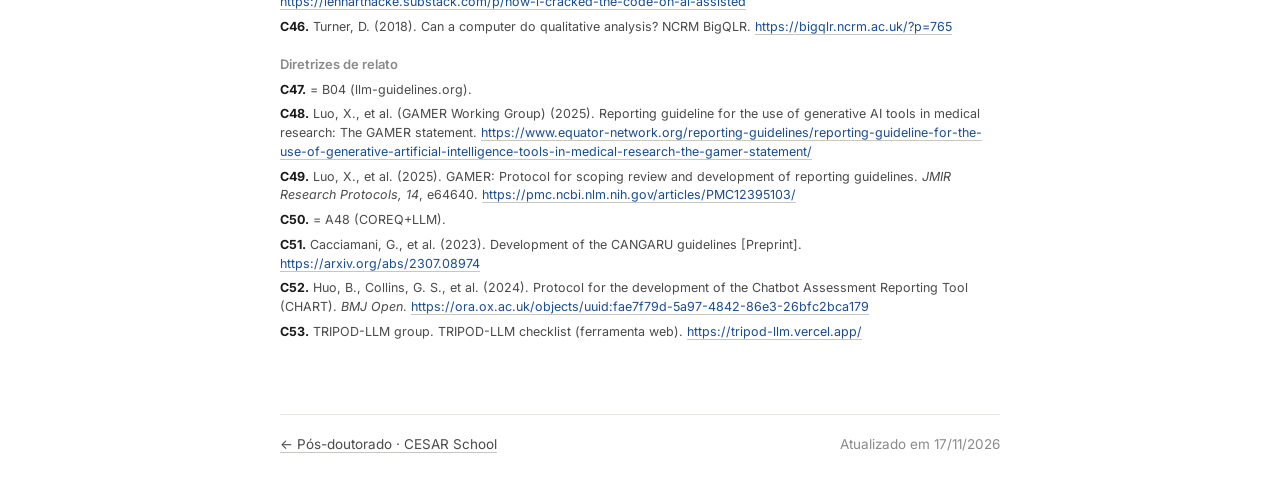
<file: ia-pesquisa-qualitativa.html>
<!DOCTYPE html>
<html lang="pt-BR">
<head>
  <meta charset="UTF-8" />
  <meta name="viewport" content="width=device-width, initial-scale=1.0" />
  <title>IA na pesquisa qualitativa · CESAR School</title>
  <meta name="description" content="Protocolo e cronogramas da consulta a estudantes de pós-graduação sobre o cookbook de LLMs na pesquisa qualitativa, para atualizar a disciplina de Pesquisa Qualitativa da CESAR School." />
  <meta name="author" content="Gustavo Pinto" />
  <link rel="icon" href="data:image/svg+xml,<svg xmlns='http://www.w3.org/2000/svg' viewBox='0 0 100 100'><rect width='100' height='100' rx='16' fill='%231a4d8f'/><text x='50' y='69' font-size='54' text-anchor='middle' fill='%23ffffff' font-family='Georgia,serif'>π</text></svg>" />
  <link rel="preconnect" href="https://fonts.googleapis.com" />
  <link rel="preconnect" href="https://fonts.gstatic.com" crossorigin />
  <link href="https://fonts.googleapis.com/css2?family=Inter:wght@400;500;600&family=Source+Serif+4:ital,opsz,wght@0,8..60,400;0,8..60,600;1,8..60,400&display=swap" rel="stylesheet" />
  <style>
    :root {
      --ink: #1a1a1a; --soft: #4a4a4a; --muted: #8a8a8a; --line: #e8e6e1;
      --accent: #1a4d8f; --tint: #f4f7fb; --warn: #8a5a00; --warn-bg: #fdf8ee;
      --serif: "Source Serif 4", Georgia, "Times New Roman", serif;
      --sans: "Inter", -apple-system, BlinkMacSystemFont, "Segoe UI", Roboto, sans-serif;
    }
    * { box-sizing: border-box; }
    html { scroll-behavior: smooth; }
    body { margin: 0; background: #fff; color: var(--ink); font-family: var(--serif); font-size: 18px; line-height: 1.7; -webkit-font-smoothing: antialiased; }
    main { max-width: 760px; margin: 0 auto; padding: 56px 20px 40px; }
    a { color: inherit; text-decoration: underline; text-decoration-color: #c9c6be; text-underline-offset: 3px; text-decoration-thickness: 1px; }
    a:hover { color: var(--accent); text-decoration-color: var(--accent); }

    nav.top { font-family: var(--sans); font-size: 13.5px; color: var(--muted); margin-bottom: 48px; }
    nav.top a { text-decoration: none; color: var(--soft); }
    nav.top a:hover { color: var(--accent); }
    nav.top .sep { margin: 0 8px; color: #ccc; }

    h1 { font-size: 34px; font-weight: 600; letter-spacing: -.01em; line-height: 1.2; margin: 0 0 14px; }
    .lede { font-size: 19px; color: var(--soft); margin: 0 0 12px; }
    .byline { font-family: var(--sans); font-size: 15px; color: var(--soft); line-height: 1.6; margin: 0; }
    section { margin-top: 52px; }
    h2 { font-variant: small-caps; text-transform: lowercase; font-size: 22px; font-weight: 600; letter-spacing: .04em; margin: 0 0 18px; padding-bottom: 8px; border-bottom: 1px solid var(--line); }
    h3 { font-family: var(--sans); font-size: 15px; font-weight: 600; margin: 28px 0 10px; }
    p { margin: 0 0 16px; }
    .small { font-family: var(--sans); font-size: 14px; color: var(--soft); }

    .rq { margin: 0 0 10px; padding-left: 40px; text-indent: -40px; }
    .rq b { display: inline-block; width: 40px; text-indent: 0; font-family: var(--sans); font-size: 14px; font-weight: 600; color: var(--muted); }

    /* Tabelas */
    .tbl { overflow-x: auto; margin: 0 0 16px; }
    table { width: 100%; border-collapse: collapse; font-family: var(--sans); font-size: 14px; line-height: 1.5; }
    th, td { text-align: left; vertical-align: top; padding: 8px 10px; border-bottom: 1px solid var(--line); }
    th { font-weight: 600; color: var(--soft); background: #faf9f6; }
    td.d { white-space: nowrap; color: var(--soft); font-variant-numeric: tabular-nums; }
    tr.ms td { background: var(--tint); }
    tr.ms td:nth-child(2)::before { content: "◆ "; color: var(--accent); }
    .tag { display: inline-block; font-size: 11.5px; font-weight: 600; color: var(--accent); border: 1px solid #c8d6ea; border-radius: 3px; padding: 0 5px; margin-right: 6px; white-space: nowrap; }

    /* Fluxo */
    ol.flow { list-style: none; padding: 0; margin: 8px 0 18px; display: grid; grid-template-columns: repeat(3, 1fr); gap: 12px; counter-reset: e; }
    ol.flow li { position: relative; font-family: var(--sans); font-size: 13.5px; line-height: 1.45; border: 1px solid var(--line); border-top: 3px solid var(--accent); border-radius: 4px; padding: 10px 12px 12px; background: #fff; counter-increment: e; }
    ol.flow li b { display: block; font-size: 14.5px; margin-bottom: 4px; }
    ol.flow li b::before { content: "E" counter(e) " "; color: var(--accent); }
    ol.flow li span { color: var(--soft); }
    .loop { font-family: var(--sans); font-size: 13.5px; color: var(--soft); border-left: 2px solid var(--accent); padding: 4px 0 4px 12px; margin: 0 0 16px; }

    /* Planos colapsados */
    .horizon { margin-top: 34px; }
    .horizon > h3 { font-size: 16px; margin-bottom: 12px; }
    details.plan { border: 1px solid var(--line); border-radius: 6px; margin: 0 0 12px; background: #fff; }
    details.plan > summary { cursor: pointer; list-style: none; padding: 14px 16px; font-family: var(--sans); display: flex; flex-wrap: wrap; gap: 4px 12px; align-items: baseline; }
    details.plan > summary::-webkit-details-marker { display: none; }
    details.plan > summary::before { content: "▸"; color: var(--accent); font-size: 12px; width: 10px; }
    details.plan[open] > summary::before { content: "▾"; }
    details.plan > summary .name { font-weight: 600; font-size: 15.5px; }
    details.plan > summary .meta { font-size: 13.5px; color: var(--muted); }
    details.plan[open] > summary { border-bottom: 1px solid var(--line); }
    .plan-body { padding: 16px 16px 6px; }
    .plan-body p, .plan-body li { font-size: 16px; }
    .plan-body ul { padding-left: 20px; margin: 0 0 16px; }
    .risk { font-family: var(--sans); font-size: 14px; background: var(--warn-bg); border-left: 3px solid #d9a63a; padding: 10px 14px; margin: 0 0 16px; border-radius: 0 4px 4px 0; }
    .risk b { color: var(--warn); }

    ol.recipes { list-style: none; padding: 0; margin: 0 0 12px; counter-reset: r; }
    ol.recipes li { counter-increment: r; position: relative; padding-left: 44px; margin-bottom: 10px; font-size: 16.5px; line-height: 1.55; }
    ol.recipes li::before { content: "R" counter(r); position: absolute; left: 0; top: 2px; font-family: var(--sans); font-size: 13px; font-weight: 600; color: var(--accent); }
    ol.recipes .m { font-family: var(--sans); font-size: 12.5px; color: var(--muted); white-space: nowrap; }
    #metodos h3.ver { font-size: 16.5px; margin-top: 34px; padding-bottom: 6px; border-bottom: 1px solid var(--line); }
    #metodos h4 { font-family: var(--sans); font-size: 15px; font-weight: 600; margin: 24px 0 8px; }
    #metodos h4 .m { font-weight: 400; font-size: 12.5px; color: var(--muted); margin-left: 6px; }
    ol.steps { padding-left: 22px; margin: 0 0 16px; }
    ol.steps li { margin-bottom: 10px; }
    #metodos h3 { font-size: 15.5px; margin-top: 30px; }
    #metodos h3 .m { font-family: var(--sans); }
    #metodos h3 .m { font-weight: 400; font-size: 12.5px; color: var(--muted); margin-left: 6px; }
    ul.parts { padding-left: 20px; margin: 0 0 16px; }
    ul.parts li { margin-bottom: 4px; }
    .sources h3 { font-size: 14.5px; margin-top: 24px; }
    .sources h4 { font-family: var(--sans); font-size: 13px; font-weight: 600; color: var(--muted); margin: 16px 0 6px; }
    .sources ul { list-style: none; padding: 0; margin: 0; }
    .sources li { font-family: var(--sans); font-size: 12.5px; line-height: 1.5; color: var(--soft); margin-bottom: 6px; overflow-wrap: anywhere; }
    .sources li strong { color: var(--ink); }
    .sources a { color: var(--accent); }
    ul.open { padding-left: 20px; }
    ul.open li { margin-bottom: 8px; }

    footer { margin-top: 72px; padding-top: 18px; border-top: 1px solid var(--line); font-family: var(--sans); font-size: 13.5px; color: var(--muted); display: flex; flex-wrap: wrap; justify-content: space-between; gap: 8px 20px; }
    footer a { color: var(--soft); }

    @media (max-width: 600px) {
      body { font-size: 17px; }
      main { padding-top: 36px; }
      h1 { font-size: 28px; }
      ol.flow { grid-template-columns: 1fr 1fr; }
    }
    @media (max-width: 400px) { ol.flow { grid-template-columns: 1fr; } }
  </style>
</head>
<body>
<main>

  <nav class="top" aria-label="Seções">
    <a href="index.html">← Início</a><span class="sep">·</span><a href="#objetivo">Objetivo</a><span class="sep">·</span><a href="#cookbook">Cookbook</a><span class="sep">·</span><a href="#metodos">Métodos</a><span class="sep">·</span><a href="#aberto">Em aberto</a><span class="sep">·</span><a href="#fontes">Fontes</a>
  </nav>

  <header>
    <h1>IA na pesquisa qualitativa</h1>
    <p class="lede">
      Um cookbook com dez receitas para usar LLMs na pesquisa qualitativa sem abrir mão do rigor,
      e o que ele muda no ensino de método.
    </p>
  </header>

  <section id="objetivo">
    <h2>Objetivo</h2>
    <p>
      Levar o cookbook a pós-graduandos da CESAR School (e de outras instituições), pedir que usem
      algumas receitas e ouvir o que funcionou e o que faltou.
    </p>
    <p class="rq"><b>P1</b>Que receitas os alunos entendem, usariam e rejeitariam?</p>
    <p class="rq"><b>P2</b>O que eles precisariam saber antes de aplicar uma receita, e a disciplina deveria ensinar?</p>
    <p>
      O resultado é: <b>uma proposta de atualização curricular das disciplinas de pesquisa qualitativa
      do mestrado e do doutorado em Engenharia de Software e em Design da CESAR School.</b>
    </p>
  </section>

  <section id="cookbook">
    <h2>O cookbook</h2>
    <p>
      Construído a partir da revisão multivocal (131 fontes: 49 artigos fora de ES, 32 de ES e
      computação, 50 de literatura cinzenta; <a href="#fontes">lista completa</a>). Tem três partes:
    </p>
    <ul class="parts">
      <li><b>Antes de começar:</b> o método admite IA?, ética e TCLE, caderno de bordo.</li>
      <li><b>Dez receitas</b>, listadas abaixo.</li>
      <li><b>Guia de relato:</b> modelo de declaração para Métodos, checklist e o que cada editora pede.</li>
    </ul>
    <p>
      Cada receita usa um de três modos: <b>ferramenta</b> (tarefa estreita e verificável),
      <b>colaboração</b> (a IA sugere, o pesquisador decide) ou <b>delegação</b> (a IA faz a etapa,
      só depois de validada).
    </p>
    <p>
      As receitas são numeradas de R1 a R10 (R de receita). R1 a R6 seguem as etapas da análise,
      da transcrição aos temas. R7 e R8 são verificações que acompanham as receitas de codificação.
      R9 e R10 tratam do instrumento de coleta e da qualidade das respostas de survey. Todas têm o
      mesmo formato: quando usar, passo a passo, onde o humano decide, como validar, o que registrar
      e o que reportar.
    </p>
    <ol class="recipes">
      <li><b>Transcrição local e anonimização.</b> Áudio vira texto anonimizado sem sair do computador da equipe; revisão humana integral. <span class="m">ferramenta</span></li>
      <li><b>Rascunho de codebook em colaboração.</b> O pesquisador lista seus códigos primeiro; a IA sugere candidatos e aponta definições sobrepostas. <span class="m">colaboração</span></li>
      <li><b>Codificação dedutiva validada.</b> A IA aplica um codebook estável a muito material, só depois de igualar a concordância entre humanos numa amostra-ouro. É a receita com mais evidência. <span class="m">ferramenta → delegação</span></li>
      <li><b>IA como segunda codificadora.</b> Para quem codifica sozinho: as divergências viram discussão, com justificativa e trecho literal. <span class="m">colaboração</span></li>
      <li><b>Codificação aberta com citação ancorada.</b> O humano codifica primeiro; a IA amplia, e todo trecho citado é conferido contra o original. <span class="m">colaboração</span></li>
      <li><b>Temas com advogado do diabo.</b> A IA organiza códigos aprovados em temas candidatos e depois ataca os temas do pesquisador. <span class="m">colaboração</span></li>
      <li><b>Teste de estabilidade.</b> Mesmos dados, mesmo prompt, várias execuções e mais de um modelo, para ver se o resultado muda. <span class="m">ferramenta</span></li>
      <li><b>Auditoria de viés.</b> Verifica se os erros da IA se concentram em certos códigos ou em certos grupos de participantes. <span class="m">ferramenta</span></li>
      <li><b>Piloto de instrumento com personas.</b> Testa a redação de roteiro ou questionário antes do campo; não substitui piloto com pessoas. <span class="m">ferramenta</span></li>
      <li><b>Triagem de autenticidade.</b> Identifica respostas abertas de survey escritas por IA em vez do participante. <span class="m">ferramenta</span></li>
    </ol>
    <p>
      Ficam só com o pesquisador: pergunta e desenho, familiarização com os dados, temas latentes,
      interpretação, teoria e reflexividade. Participantes sintéticos como dado: não usar. Em abordagens
      reflexivas (TA de Braun e Clarke, fenomenologia, etnografia), só R1 e, no máximo, R6 depois da análise pronta.
    </p>
  </section>

  <section id="metodos">
    <h2>Métodos de coleta</h2>
    <p>
      Planejamos duas versões do estudo. A simples é uma única coleta, até 18/12/2026, e serve de
      piloto. A robusta, até 14/05/2027, combina quatro métodos e termina na proposta de atualização
      curricular.
    </p>

    <h3 class="ver">Versão simples · até 18/12/2026</h3>
    <p>
      Um grupo focal on-line com 5 a 8 pós-graduandos de uma instituição fora da CESAR.
    </p>
    <ol class="steps">
      <li><b>Preparação</b> (cerca de 1 h, antes do grupo). Cada participante recebe o cookbook e testa
        uma receita (R2 ou R5) num mini-corpus público. Assim, o grupo discute uma experiência real,
        e não um documento que ninguém usou.</li>
      <li><b>Grupo focal</b> (90 min, gravado). Roteiro em quatro blocos: onde a receita falhou; o que
        deveria ficar só com o pesquisador; o que a disciplina deveria ensinar antes de qualquer
        receita; e uma votação para priorizar tópicos candidatos para a ementa. Conduzido por alguém
        que não leciona para a turma, com um segundo moderador anotando.</li>
      <li><b>Análise rápida.</b> Uma matriz com as perguntas-guia (P1, P2) nas linhas e os blocos do
        roteiro nas colunas, preenchida a partir da gravação.</li>
    </ol>
    <p class="out"><b>Produz:</b> relatório curto de achados e ajustes para o cookbook v1.1 e para o roteiro da versão robusta.</p>

    <h3 class="ver">Versão robusta · até 14/05/2027</h3>
    <p>
      CESAR (mestrado e doutorado em Engenharia de Software e em Design) e 2 a 3 instituições
      parceiras. Quatro métodos, nesta ordem:
    </p>
    <ul class="parts">
      <li>os alunos usam o cookbook (tarefa guiada);</li>
      <li>contam como foi sozinhos (survey);</li>
      <li>depois contam em grupo (grupo focal);</li>
      <li>por fim, os casos que destoam são entrevistados (entrevista).</li>
    </ul>
    <p>
      O survey mostra o quanto cada opinião se repete, o grupo focal explica o porquê e a entrevista
      aprofunda as exceções. Na CESAR, tarefa, survey e grupo focal cabem num bloco de 2 horas no
      início da aula, em 22/01/2027 ou 12/03/2027.
    </p>

    <h4>1. Tarefa guiada <span class="m">na CESAR, 55 min em sala; nas parceiras, 2–3 h assíncrona</span></h4>
    <p>
      Os alunos leem a Parte I do cookbook e aplicam R2 (codebook) e R5 (codificação aberta) a um
      mini-corpus público de cerca de 20 trechos, preenchendo o caderno de bordo: prompt, saída, o que
      aceitaram e o que rejeitaram. O caderno mostra o que eles fizeram, que pode diferir do que dizem ter feito.
    </p>
    <p class="out"><b>Produz:</b> cadernos de bordo e entregas. <b>Responde:</b> P1 (o que conseguiram usar) e P2 (onde travaram).</p>

    <h4>2. Survey <span class="m">10–15 min, individual, logo após a tarefa</span></h4>
    <p>
      Três blocos: perfil (programa, nível, experiência com pesquisa qualitativa, uso atual de IA);
      avaliação de cada receita em escala de 5 pontos (clareza, utilidade, confiança no resultado,
      intenção de usar de novo); e perguntas abertas sobre onde travaram e o que precisariam ter
      aprendido antes. Alcança também quem falaria pouco num grupo.
    </p>
    <p class="out"><b>Produz:</b> estatística descritiva por receita e respostas abertas. <b>Responde:</b> P1 e P2; também orienta a escolha dos entrevistados.</p>

    <h4>3. Grupo focal <span class="m">45 min na CESAR; 90 min on-line nas parceiras; 5–8 pessoas</span></h4>
    <p>
      O mesmo roteiro da versão simples, ajustado com o piloto, com um grupo por instituição.
      Faz aparecer divergências e justificativas que o survey não capta.
    </p>
    <p class="out"><b>Produz:</b> transcrições e a priorização dos tópicos da ementa. <b>Responde:</b> P2 e o desenho das novas disciplinas.</p>

    <h4>4. Entrevista individual <span class="m">semiestruturada, 40 min, on-line</span></h4>
    <p>
      Com 6 a 10 alunos escolhidos a partir do survey e do caderno de bordo: quem mais usou IA, quem
      mais rejeitou e quem modificou as receitas. A entrevista retoma o caderno de bordo do próprio
      aluno e pergunta pelas decisões que ele registrou.
    </p>
    <p class="out"><b>Produz:</b> transcrições de casos extremos. <b>Responde:</b> P1 e P2 em profundidade.</p>

    <p>
      <b>Análise.</b> Transcrição local (R1) e análise temática com codebook e dois codificadores,
      cruzando os quatro métodos receita por receita e comparando CESAR e parceiras, e Engenharia de
      Software e Design.
    </p>
  </section>



  <section id="aberto">
    <h2>Em aberto</h2>
    <ul class="open">
      <li><b>Rota ética.</b> Incluir outras instituições provavelmente pede emenda ao CEP; sem ela, os dados servem para reformular as disciplinas, não para publicar.</li>
      <li><b>Parceiras.</b> Quais instituições e quem é o contato local em cada uma.</li>
      <li><b>Mini-corpus.</b> Público e sem dados sensíveis: o D1 da Fase 2, se for público, ou posts do Reddit do <a href="https://arxiv.org/abs/2607.29519" target="_blank" rel="noopener"><em>Outsourcing the Struggle</em></a>.</li>
      <li><b>Moderação.</b> Gustavo Pinto conduz os grupos focais, com Danilo Ribeiro como segundo moderador.</li>
    </ul>
  </section>

  <section id="fontes" class="sources">
    <h2>Fontes</h2>
    <p class="small">As 131 fontes da revisão multivocal (busca em 17/11/2026). Os códigos (A01, B03, C24…) são os mesmos citados no cookbook.</p>
<h3>Artigos fora de engenharia de software (A)</h3>
<ul>
<li><strong>A01.</strong> Morgan, D. L. (2023). Exploring the use of artificial intelligence for qualitative data analysis: The case of ChatGPT. <em>International Journal of Qualitative Methods, 22</em>. <a target="_blank" rel="noopener" href="https://doi.org/10.1177/16094069231211248" class="uri">https://doi.org/10.1177/16094069231211248</a></li>
<li><strong>A02.</strong> De Paoli, S. (2024). Performing an inductive thematic analysis of semi-structured interviews with a large language model: An exploration and provocation on the limits of the approach. <em>Social Science Computer Review, 42</em>(4). <a target="_blank" rel="noopener" href="https://doi.org/10.1177/08944393231220483" class="uri">https://doi.org/10.1177/08944393231220483</a></li>
<li><strong>A03.</strong> Xiao, Z., Yuan, X., Liao, Q. V., Abdelghani, R., &amp; Oudeyer, P.-Y. (2023). Supporting qualitative analysis with large language models: Combining codebook with GPT-3 for deductive coding. <em>IUI ’23 Companion</em>, 75–78. <a target="_blank" rel="noopener" href="https://doi.org/10.1145/3581754.3584136" class="uri">https://doi.org/10.1145/3581754.3584136</a></li>
<li><strong>A04.</strong> Dai, S.-C., Xiong, A., &amp; Ku, L.-W. (2023). LLM-in-the-loop: Leveraging large language model for thematic analysis. <em>Findings of EMNLP 2023</em>, 9993–10001. <a target="_blank" rel="noopener" href="https://doi.org/10.18653/v1/2023.findings-emnlp.669" class="uri">https://doi.org/10.18653/v1/2023.findings-emnlp.669</a></li>
<li><strong>A05.</strong> Gao, J., Guo, Y., Lim, G., Zhang, T., Zhang, Z., Li, T. J.-J., &amp; Perrault, S. T. (2024). CollabCoder: A lower-barrier, rigorous workflow for inductive collaborative qualitative analysis with large language models. <em>CHI ’24</em>. <a target="_blank" rel="noopener" href="https://doi.org/10.1145/3613904.3642002" class="uri">https://doi.org/10.1145/3613904.3642002</a></li>
<li><strong>A06.</strong> Zhang, H., Wu, C., Xie, J., Lyu, Y., Cai, J., &amp; Carroll, J. M. (2023). Redefining qualitative analysis in the AI era: Utilizing ChatGPT for efficient thematic analysis [Preprint]. <a target="_blank" rel="noopener" href="https://arxiv.org/abs/2309.10771" class="uri">https://arxiv.org/abs/2309.10771</a></li>
<li><strong>A07.</strong> Zhang, H., Wu, C., Xie, J., Rubino, F., Graver, S., Kim, C., Carroll, J. M., &amp; Cai, J. (2024). When qualitative research meets large language model: Exploring the potential of QualiGPT as a tool for qualitative coding [Preprint]. <a target="_blank" rel="noopener" href="https://arxiv.org/abs/2407.14925" class="uri">https://arxiv.org/abs/2407.14925</a></li>
<li><strong>A08.</strong> Chew, R., Bollenbacher, J., Wenger, M., Speer, J., &amp; Kim, A. (2023). LLM-assisted content analysis: Using large language models to support deductive coding [Preprint]. <a target="_blank" rel="noopener" href="https://arxiv.org/abs/2306.14924" class="uri">https://arxiv.org/abs/2306.14924</a></li>
<li><strong>A09.</strong> Tai, R. H., Bentley, L. R., Xia, X., Sitt, J. M., Fankhauser, S. C., Chicas-Mosier, A. M., &amp; Monteith, B. G. (2024). An examination of the use of large language models to aid analysis of textual data. <em>International Journal of Qualitative Methods, 23</em>. <a target="_blank" rel="noopener" href="https://doi.org/10.1177/16094069241231168" class="uri">https://doi.org/10.1177/16094069241231168</a></li>
<li><strong>A10.</strong> Hamilton, L., Elliott, D., Quick, A., Smith, S., &amp; Choplin, V. (2023). Exploring the use of AI in qualitative analysis: A comparative study of guaranteed income data. <em>International Journal of Qualitative Methods, 22</em>. <a target="_blank" rel="noopener" href="https://doi.org/10.1177/16094069231201504" class="uri">https://doi.org/10.1177/16094069231201504</a></li>
<li><strong>A11.</strong> Wachinger, J., Bärnighausen, K., Schäfer, L. N., Scott, K., &amp; McMahon, S. A. (2025). Prompts, pearls, imperfections: Comparing ChatGPT and a human researcher in qualitative data analysis. <em>Qualitative Health Research, 35</em>(9). <a target="_blank" rel="noopener" href="https://pubmed.ncbi.nlm.nih.gov/38775392/" class="uri">https://pubmed.ncbi.nlm.nih.gov/38775392/</a></li>
<li><strong>A12.</strong> Schroeder, H., Aubin Le Quéré, M., Randazzo, C., Mimno, D., &amp; Schoenebeck, S. (2025). Large language models in qualitative research: Uses, tensions, and intentions. <em>CHI ’25</em>. <a target="_blank" rel="noopener" href="https://arxiv.org/abs/2410.07362" class="uri">https://arxiv.org/abs/2410.07362</a></li>
<li><strong>A13.</strong> Jowsey, T., Braun, V., Clarke, V., Lupton, D., &amp; Fine, M. (2025). We reject the use of generative artificial intelligence for reflexive qualitative research. <em>Qualitative Inquiry</em>. <a target="_blank" rel="noopener" href="https://research.bond.edu.au/en/publications/we-reject-the-use-of-generative-artificial-intelligence-for-refle/" class="uri">https://research.bond.edu.au/en/publications/we-reject-the-use-of-generative-artificial-intelligence-for-refle/</a></li>
<li><strong>A14.</strong> Lin, H., &amp; Zhang, Y. (2025). Navigating the risks of using large language models for text annotation in social science research [Preprint]. <a target="_blank" rel="noopener" href="https://arxiv.org/abs/2503.22040" class="uri">https://arxiv.org/abs/2503.22040</a></li>
<li><strong>A15.</strong> Kosch, T., &amp; Feger, S. (2024). Risk or chance? Large language models and reproducibility in HCI research. <em>Interactions, 31</em>(6). <a target="_blank" rel="noopener" href="https://doi.org/10.1145/3695765" class="uri">https://doi.org/10.1145/3695765</a></li>
<li><strong>A16.</strong> Törnberg, P. (2024). Best practices for text annotation with large language models. <em>Sociologica, 18</em>(2), 67–85. <a target="_blank" rel="noopener" href="https://doi.org/10.6092/issn.1971-8853/19461" class="uri">https://doi.org/10.6092/issn.1971-8853/19461</a></li>
<li><strong>A17.</strong> Ziems, C., Held, W., Shaikh, O., Chen, J., Zhang, Z., &amp; Yang, D. (2024). Can large language models transform computational social science? <em>Computational Linguistics, 50</em>(1), 237–291. <a target="_blank" rel="noopener" href="https://doi.org/10.1162/coli_a_00502" class="uri">https://doi.org/10.1162/coli_a_00502</a></li>
<li><strong>A18.</strong> Bijker, R., Merkouris, S. S., Dowling, N. A., &amp; Rodda, S. N. (2024). ChatGPT for automated qualitative research: Content analysis. <em>Journal of Medical Internet Research, 26</em>, e59050. <a target="_blank" rel="noopener" href="https://doi.org/10.2196/59050" class="uri">https://doi.org/10.2196/59050</a></li>
<li><strong>A19.</strong> Hitch, D. (2024). Artificial intelligence augmented qualitative analysis: The way of the future? <em>Qualitative Health Research</em>. <a target="_blank" rel="noopener" href="https://papers.ssrn.com/abstract=4451740" class="uri">https://papers.ssrn.com/abstract=4451740</a></li>
<li><strong>A20.</strong> Perkins, M., &amp; Roe, J. (2024). The use of generative AI in qualitative analysis: Inductive thematic analysis with ChatGPT. <em>Journal of Applied Learning &amp; Teaching, 7</em>(1), 390–395. <a target="_blank" rel="noopener" href="https://doi.org/10.37074/jalt.2024.7.1.22" class="uri">https://doi.org/10.37074/jalt.2024.7.1.22</a></li>
<li><strong>A21.</strong> Christou, P. A. (2024). Thematic analysis through artificial intelligence (AI). <em>The Qualitative Report, 29</em>(2), 560–576. <a target="_blank" rel="noopener" href="https://doi.org/10.46743/2160-3715/2024.7046" class="uri">https://doi.org/10.46743/2160-3715/2024.7046</a></li>
<li><strong>A22.</strong> Nguyen-Trung, K. (2025). ChatGPT in thematic analysis: Can AI become a research assistant in qualitative research? <em>Quality &amp; Quantity, 59</em>(6). Preprint: <a target="_blank" rel="noopener" href="https://doi.org/10.31219/osf.io/vefwc" class="uri">https://doi.org/10.31219/osf.io/vefwc</a></li>
<li><strong>A23.</strong> Sinha, R., Solola, I., Nguyen, H., Swanson, H., &amp; Lawrence, L. (2024). The role of generative AI in qualitative research: GPT-4’s contributions to a grounded theory analysis. <em>LDT ’24</em>. <a target="_blank" rel="noopener" href="https://doi.org/10.1145/3663433.3663456" class="uri">https://doi.org/10.1145/3663433.3663456</a></li>
<li><strong>A24.</strong> Wuttke, A., Aßenmacher, M., Klamm, C., Lang, M. M., Würschinger, Q., &amp; Kreuter, F. (2025). AI conversational interviewing: Transforming surveys with LLMs as adaptive interviewers. <em>LaTeCH-CLfL 2025</em>, 179–204. <a target="_blank" rel="noopener" href="https://arxiv.org/abs/2410.01824" class="uri">https://arxiv.org/abs/2410.01824</a></li>
<li><strong>A25.</strong> Chopra, F., &amp; Haaland, I. (2023). Conducting qualitative interviews with AI (CESifo Working Paper No. 10666). <a target="_blank" rel="noopener" href="https://www.cesifo.org/en/publications/2023/working-paper/conducting-qualitative-interviews-ai" class="uri">https://www.cesifo.org/en/publications/2023/working-paper/conducting-qualitative-interviews-ai</a></li>
<li><strong>A26.</strong> Geiecke, F., &amp; Jaravel, X. (2024). Conversations at scale: Robust AI-led interviews (CEPR Discussion Paper 19705). <a target="_blank" rel="noopener" href="https://papers.ssrn.com/abstract=4974382" class="uri">https://papers.ssrn.com/abstract=4974382</a></li>
<li><strong>A27.</strong> Kapania, S., Agnew, W., Eslami, M., Heidari, H., &amp; Fox, S. E. (2025). “Simulacrum of stories”: Examining large language models as qualitative research participants. <em>CHI ’25</em>. <a target="_blank" rel="noopener" href="https://arxiv.org/abs/2409.19430" class="uri">https://arxiv.org/abs/2409.19430</a></li>
<li><strong>A28.</strong> Agnew, W., Bergman, A. S., Chien, J., Díaz, M., El-Sayed, S., Pittman, J., Mohamed, S., &amp; McKee, K. R. (2024). The illusion of artificial inclusion. <em>CHI ’24</em>. <a target="_blank" rel="noopener" href="https://doi.org/10.1145/3613904.3642703" class="uri">https://doi.org/10.1145/3613904.3642703</a></li>
<li><strong>A29.</strong> Wang, A., Morgenstern, J., &amp; Dickerson, J. P. (2024). Large language models that replace human participants can harmfully misportray and flatten identity groups [Preprint]. <a target="_blank" rel="noopener" href="https://arxiv.org/abs/2402.01908" class="uri">https://arxiv.org/abs/2402.01908</a></li>
<li><strong>A30.</strong> Prescott, M. R., Yeager, S., Ham, L., et al. (2024). Comparing the efficacy and efficiency of human and generative AI: Qualitative thematic analyses. <em>JMIR AI, 3</em>, e54482. <a target="_blank" rel="noopener" href="https://doi.org/10.2196/54482" class="uri">https://doi.org/10.2196/54482</a></li>
<li><strong>A31.</strong> Lee, V. V., van der Lubbe, S. C. C., Goh, L. H., &amp; Valderas, J. M. (2024). Harnessing ChatGPT for thematic analysis: Are we ready? <em>Journal of Medical Internet Research, 26</em>, e54974. <a target="_blank" rel="noopener" href="https://doi.org/10.2196/54974" class="uri">https://doi.org/10.2196/54974</a></li>
<li><strong>A32.</strong> Ashwin, J., Chhabra, A., &amp; Rao, V. (2025). Using large language models for qualitative analysis can introduce serious bias. <em>Sociological Methods &amp; Research</em>. <a target="_blank" rel="noopener" href="https://doi.org/10.1177/00491241251338246" class="uri">https://doi.org/10.1177/00491241251338246</a></li>
<li><strong>A33.</strong> Davison, R. M., Chughtai, H., Nielsen, P., et al. (2024). The ethics of using generative AI for qualitative data analysis. <em>Information Systems Journal, 34</em>(5), 1433–1439. <a target="_blank" rel="noopener" href="https://doi.org/10.1111/isj.12504" class="uri">https://doi.org/10.1111/isj.12504</a></li>
<li><strong>A34.</strong> Wollin-Giering, S., Hoffmann, M., Höfting, J., &amp; Ventzke, C. (2024). Automatic transcription of English and German qualitative interviews. <em>Forum Qualitative Sozialforschung / FQS, 25</em>(1), Art. 8. <a target="_blank" rel="noopener" href="https://doi.org/10.17169/fqs-25.1.4129" class="uri">https://doi.org/10.17169/fqs-25.1.4129</a></li>
<li><strong>A35.</strong> Mathis, W. S., Zhao, S., Pratt, N., Weleff, J., &amp; De Paoli, S. (2024). Inductive thematic analysis of healthcare qualitative interviews using open-source large language models. <em>Computer Methods and Programs in Biomedicine, 255</em>, 108356. <a target="_blank" rel="noopener" href="https://pubmed.ncbi.nlm.nih.gov/39067136/" class="uri">https://pubmed.ncbi.nlm.nih.gov/39067136/</a></li>
<li><strong>A36.</strong> Barany, A., Nasiar, N., Porter, C., Zambrano, A. F., Andres, A. L., Bright, D., et al. (2024). ChatGPT for education research: Exploring the potential of large language models for qualitative codebook development. <em>AIED 2024</em>, 134–149. <a target="_blank" rel="noopener" href="https://learninganalytics.upenn.edu/ryanbaker/paper_9012.pdf" class="uri">https://learninganalytics.upenn.edu/ryanbaker/paper_9012.pdf</a></li>
<li><strong>A37.</strong> Liu, X., Zambrano, A. F., Baker, R. S., Barany, A., Ocumpaugh, J., et al. (2025). Qualitative coding with GPT-4: Where it works better. <em>Journal of Learning Analytics, 12</em>(1), 169–185. <a target="_blank" rel="noopener" href="https://doi.org/10.18608/jla.2025.8575" class="uri">https://doi.org/10.18608/jla.2025.8575</a></li>
<li><strong>A38.</strong> Goyanes, M., Lopezosa, C., &amp; Jordá, B. (2025). Thematic analysis of interview data with ChatGPT: Designing and testing a reliable research protocol for qualitative research. <em>Quality &amp; Quantity, 59</em>, 5491–5510. <a target="_blank" rel="noopener" href="https://doi.org/10.1007/s11135-025-02199-3" class="uri">https://doi.org/10.1007/s11135-025-02199-3</a></li>
<li><strong>A39.</strong> Naeem, M., Smith, T., &amp; Thomas, L. (2025). Thematic analysis and artificial intelligence: A step-by-step process for using ChatGPT in thematic analysis. <em>International Journal of Qualitative Methods, 24</em>. <a target="_blank" rel="noopener" href="https://doi.org/10.1177/16094069251333886" class="uri">https://doi.org/10.1177/16094069251333886</a></li>
<li><strong>A40.</strong> Barros, C. F., Azevedo, B. B., Graciano Neto, V. V., Kassab, M., Kalinowski, M., do Nascimento, H. A. D., &amp; Bandeira, M. C. G. S. P. (2025). Large language model for qualitative research: A systematic mapping study. <em>WSESE 2025</em>, 48–55. <a target="_blank" rel="noopener" href="https://arxiv.org/abs/2411.14473" class="uri">https://arxiv.org/abs/2411.14473</a> (citado como B07 no texto)</li>
<li><strong>A41.</strong> Kirsten, E., Buckmann, A., Lassak, L., Borgert, N., Mhaidli, A., &amp; Becker, S. (2025). From assistance to autonomy: A researcher study on the potential of AI support for qualitative data analysis [Preprint]. <a target="_blank" rel="noopener" href="https://arxiv.org/abs/2501.19275" class="uri">https://arxiv.org/abs/2501.19275</a></li>
<li><strong>A42.</strong> Hayes, A. S. (2025). “Conversing” with qualitative data: Enhancing qualitative research through large language models (LLMs). <em>International Journal of Qualitative Methods, 24</em>. <a target="_blank" rel="noopener" href="https://doi.org/10.1177/16094069251322346" class="uri">https://doi.org/10.1177/16094069251322346</a></li>
<li><strong>A43.</strong> Nguyen, D. C., &amp; Welch, C. (2025). Generative artificial intelligence in qualitative data analysis: Analyzing—or just chatting? <em>Organizational Research Methods, 29</em>(1), 3–39. <a target="_blank" rel="noopener" href="https://doi.org/10.1177/10944281251377154" class="uri">https://doi.org/10.1177/10944281251377154</a></li>
<li><strong>A44.</strong> Lindebaum, D., &amp; Fleming, P. (2024). ChatGPT undermines human reflexivity, scientific responsibility and responsible management research. <em>British Journal of Management, 35</em>(2), 566–575. <a target="_blank" rel="noopener" href="https://researchportal.bath.ac.uk/en/publications/chatgpt-undermines-human-reflexivity-scientific-responsibility-an/" class="uri">https://researchportal.bath.ac.uk/en/publications/chatgpt-undermines-human-reflexivity-scientific-responsibility-an/</a></li>
<li><strong>A45.</strong> Khan, A. H., Kegalle, H., D’Silva, R., Watt, N., Whelan-Shamy, D., Ghahremanlou, L., &amp; Magee, L. (2024). Automating thematic analysis: How LLMs analyse controversial topics. <em>Microsoft Journal for Applied Research, 21</em>, 69–87. <a target="_blank" rel="noopener" href="https://arxiv.org/abs/2405.06919" class="uri">https://arxiv.org/abs/2405.06919</a></li>
<li><strong>A46.</strong> Jenner, S., et al. (2025). Using large language models for narrative analysis: A novel application of generative AI. <em>Methods in Psychology, 12</em>, 100183. <a target="_blank" rel="noopener" href="https://doi.org/10.1016/j.metip.2025.100183" class="uri">https://doi.org/10.1016/j.metip.2025.100183</a></li>
<li><strong>A47.</strong> Rathje, S., Mirea, D.-M., Sucholutsky, I., Marjieh, R., Robertson, C. E., &amp; Van Bavel, J. J. (2024). GPT is an effective tool for multilingual psychological text analysis. <em>PNAS, 121</em>(34), e2308950121. <a target="_blank" rel="noopener" href="https://doi.org/10.1073/pnas.2308950121" class="uri">https://doi.org/10.1073/pnas.2308950121</a></li>
<li><strong>A48.</strong> Fehring, L., Frings, J., Rust, P., Kempny, C., Thürmann, P., &amp; Meister, S. (2025). Extension of the Consolidated Criteria for Reporting Qualitative Research guideline to large language models (COREQ+LLM): Protocol for a multiphase study. <em>JMIR Research Protocols, 14</em>, e78682. <a target="_blank" rel="noopener" href="https://doi.org/10.2196/78682" class="uri">https://doi.org/10.2196/78682</a></li>
<li><strong>A49.</strong> Gierbolini-Rivera, et al. (2026). Generative artificial intelligence for qualitative methods in health research: Rapid review. <em>Journal of Medical Internet Research, 28</em>, e98551. <a target="_blank" rel="noopener" href="https://doi.org/10.2196/98551" class="uri">https://doi.org/10.2196/98551</a></li>
</ul>
<h3>Artigos de engenharia de software e computação (B)</h3>
<p>B07, B31, B32 e B33 são os mesmos trabalhos que A40, A05, A03 e A04 e não se repetem aqui.</p>
<ul>
<li><strong>B01.</strong> Bano, M., Zowghi, D., &amp; Whittle, J. (2023). Exploring qualitative research using LLMs [Preprint]. Publicado como: AI and human reasoning: Qualitative research in the age of large language models. <em>The AI Ethics Journal</em> (2024). <a target="_blank" rel="noopener" href="https://arxiv.org/abs/2306.13298" class="uri">https://arxiv.org/abs/2306.13298</a></li>
<li><strong>B02.</strong> Bano, M., Hoda, R., Zowghi, D., &amp; Treude, C. (2024). Large language models for qualitative research in software engineering: Exploring opportunities and challenges. <em>Automated Software Engineering, 31</em>(1), 8. <a target="_blank" rel="noopener" href="https://doi.org/10.1007/s10515-023-00407-8" class="uri">https://doi.org/10.1007/s10515-023-00407-8</a></li>
<li><strong>B03.</strong> Ahmed, T., Devanbu, P., Treude, C., &amp; Pradel, M. (2025). Can LLMs replace manual annotation of software engineering artifacts? <em>MSR 2025</em>. <a target="_blank" rel="noopener" href="https://arxiv.org/abs/2408.05534" class="uri">https://arxiv.org/abs/2408.05534</a></li>
<li><strong>B04.</strong> Baltes, S., Angermeir, F., Arora, C., et al. (2025–2026). Guidelines for empirical studies in software engineering involving large language models. <em>Empirical Software Engineering</em> (aceito). <a target="_blank" rel="noopener" href="https://arxiv.org/abs/2508.15503" class="uri">https://arxiv.org/abs/2508.15503</a> · <a target="_blank" rel="noopener" href="https://llm-guidelines.org/" class="uri">https://llm-guidelines.org/</a></li>
<li><strong>B05.</strong> Wagner, S., Muñoz Barón, M., Falessi, D., &amp; Baltes, S. (2025). Towards evaluation guidelines for empirical studies involving LLMs. <em>WSESE 2025</em>. <a target="_blank" rel="noopener" href="https://arxiv.org/abs/2411.07668" class="uri">https://arxiv.org/abs/2411.07668</a></li>
<li><strong>B06.</strong> Sallou, J., Durieux, T., &amp; Panichella, A. (2024). Breaking the silence: The threats of using LLMs in software engineering. <em>ICSE-NIER 2024</em>, 102–106. <a target="_blank" rel="noopener" href="https://doi.org/10.1145/3639476.3639764" class="uri">https://doi.org/10.1145/3639476.3639764</a></li>
<li><strong>B07.</strong> = A40 (Barros et al., 2025).</li>
<li><strong>B08.</strong> de Morais Leça, M., Valença, L., Santos, R., &amp; de Souza Santos, R. (2025). Applications and implications of large language models in qualitative analysis: A new frontier for empirical software engineering. <em>WSESE 2025</em>. <a target="_blank" rel="noopener" href="https://arxiv.org/abs/2412.06564" class="uri">https://arxiv.org/abs/2412.06564</a></li>
<li><strong>B09.</strong> Martinez Montes, C., Feldt, R., Miguel Martos, C., Ouhbi, S., Premanandan, S., &amp; Graziotin, D. (2025). Large language models in thematic analysis: Prompt engineering, evaluation, and guidelines for qualitative software engineering research [Preprint]. <a target="_blank" rel="noopener" href="https://arxiv.org/abs/2510.18456" class="uri">https://arxiv.org/abs/2510.18456</a></li>
<li><strong>B10.</strong> Ornelas, T., Araújo, A. A., Araújo, J., Araújo, M., Trinkenreich, B., &amp; Kalinowski, M. (2025). LLM-assisted thematic analysis: Opportunities, limitations, and recommendations [Preprint]. <a target="_blank" rel="noopener" href="https://arxiv.org/abs/2511.14528" class="uri">https://arxiv.org/abs/2511.14528</a></li>
<li><strong>B11.</strong> Ernst, N. A., &amp; Treude, C. (2026). GenAI is no silver bullet for qualitative research in software engineering. <em>ACM TOSEM</em> (aceito). <a target="_blank" rel="noopener" href="https://arxiv.org/abs/2603.08951" class="uri">https://arxiv.org/abs/2603.08951</a></li>
<li><strong>B12.</strong> Trinkenreich, B., Calefato, F., Blincoe, K., Wivestad, V. T., Santos Alves, A. P., Condé Araújo, J., Condé Araújo, M., Tell, P., Kalinowski, M., Zimmermann, T., &amp; Storey, M.-A. (2026). Taking a pulse on how generative AI is reshaping the software engineering research landscape [Preprint]. <a target="_blank" rel="noopener" href="https://arxiv.org/abs/2604.11184" class="uri">https://arxiv.org/abs/2604.11184</a></li>
<li><strong>B13.</strong> Treude, C., &amp; Storey, M.-A. (2025). Generative AI and empirical software engineering: A paradigm shift. <em>AIware 2025</em>. <a target="_blank" rel="noopener" href="https://arxiv.org/abs/2502.08108" class="uri">https://arxiv.org/abs/2502.08108</a></li>
<li><strong>B14.</strong> Shah, S. T. U., Hussein, M., Barcomb, A., &amp; Moshirpour, M. (2025). From inductive to deductive: LLMs-based qualitative data analysis in requirements engineering. <em>NLP4RE 2025</em> (CEUR-WS Vol-3959). <a target="_blank" rel="noopener" href="https://arxiv.org/abs/2504.19384" class="uri">https://arxiv.org/abs/2504.19384</a></li>
<li><strong>B15.</strong> Colavito, G., Lanubile, F., Novielli, N., &amp; Quaranta, L. (2024). Leveraging GPT-like LLMs to automate issue labeling. <em>MSR 2024</em>. <a target="_blank" rel="noopener" href="https://2024.msrconf.org/" class="uri">https://2024.msrconf.org/</a></li>
<li><strong>B16.</strong> Zhang, T., Irsan, I. C., Thung, F., &amp; Lo, D. (2025). Revisiting sentiment analysis for software engineering in the era of large language models. <em>ACM TOSEM, 34</em>(3), 1–30. <a target="_blank" rel="noopener" href="https://doi.org/10.1145/3697009" class="uri">https://doi.org/10.1145/3697009</a></li>
<li><strong>B17.</strong> Nguyen, L., Liu, C., Lin, H. Y., &amp; Thongtanunam, P. (2025). Exploring the potential of large language models in fine-grained review comment classification. <em>IEEE SCAM 2025</em>. <a target="_blank" rel="noopener" href="https://arxiv.org/abs/2508.09832" class="uri">https://arxiv.org/abs/2508.09832</a></li>
<li><strong>B18.</strong> Cynthia, S. T., Widyasari, R., Roy, B., Zhang, T., &amp; Lo, D. (2026). “Go home Copilot, you’re drunk”: Understanding developer responses to agent-generated code review comments [Preprint]. <a target="_blank" rel="noopener" href="https://arxiv.org/abs/2607.21997" class="uri">https://arxiv.org/abs/2607.21997</a></li>
<li><strong>B19.</strong> Fatima, S. K., Abrar, Y., Tahir, A. R., Nawaz, A., Abid, S., &amp; Bangash, A. A. (2026). On the footprints of reviewer bots feedback on agentic pull requests in OSS GitHub repositories. <em>MSR 2026</em>. <a target="_blank" rel="noopener" href="https://arxiv.org/abs/2604.24450" class="uri">https://arxiv.org/abs/2604.24450</a></li>
<li><strong>B20.</strong> Alshaikh, M., Alshaher, T., Vieira, R., Santana, B., Xavier, C., Amancio, J., Carneiro, G., Leite, J., Freire, S., &amp; Mendonça, M. (2026). Prompt engineering strategies for LLM-based qualitative coding of psychological safety in software engineering communities: A controlled empirical study. <em>PROMPT-SE @ EASE 2026</em>. <a target="_blank" rel="noopener" href="https://arxiv.org/abs/2605.07422" class="uri">https://arxiv.org/abs/2605.07422</a></li>
<li><strong>B21.</strong> Camporese, M., Massacci, F., &amp; Gong, Y. (2026). LLMs for qualitative data analysis fail on security-specific comments in human experiments. <em>ICPC 2026</em>, 515–526. <a target="_blank" rel="noopener" href="https://arxiv.org/abs/2604.10834" class="uri">https://arxiv.org/abs/2604.10834</a></li>
<li><strong>B22.</strong> Rasheed, Z., Waseem, M., Ahmad, A., Kemell, K.-K., Wang, X., Nguyen Duc, A., &amp; Abrahamsson, P. (2024). Can large language models serve as data analysts? A multi-agent assisted approach for qualitative data analysis [Preprint]. <a target="_blank" rel="noopener" href="https://arxiv.org/abs/2402.01386" class="uri">https://arxiv.org/abs/2402.01386</a></li>
<li><strong>B23.</strong> Sammon, D., McCarthy, S., Thummadi, B. V., Wibisono, A., &amp; Fitzgerald, B. (2024). Exploring the potential of large language models (LLMs) for grounded theorizing: A human-in-the-loop configuration. <em>ICIS 2024</em>. <a target="_blank" rel="noopener" href="https://aisel.aisnet.org/icis2024/adv_theory/adv_theory/3/" class="uri">https://aisel.aisnet.org/icis2024/adv_theory/adv_theory/3/</a></li>
<li><strong>B24.</strong> Steinmacher, I., Penney, J. M., Felizardo, K. R., Garcia, A., &amp; Gerosa, M. (2024). Can ChatGPT emulate humans in software engineering surveys? <em>ESEM 2024</em>. <a target="_blank" rel="noopener" href="https://conf.researchr.org/home/esem-2024" class="uri">https://conf.researchr.org/home/esem-2024</a></li>
<li><strong>B25.</strong> Gerosa, M., Trinkenreich, B., Steinmacher, I., &amp; Sarma, A. (2024). Can AI serve as a substitute for human subjects in software engineering research? <em>Automated Software Engineering, 31</em>(1), 13. <a target="_blank" rel="noopener" href="https://doi.org/10.1007/s10515-023-00409-6" class="uri">https://doi.org/10.1007/s10515-023-00409-6</a></li>
<li><strong>B26.</strong> de Souza Santos, R., Santos, I., Baldassarre, M. T., Magalhães, C., &amp; Wessel, M. (2025). An investigation on how AI-generated responses affect software engineering surveys. <em>WSESE 2026</em>. <a target="_blank" rel="noopener" href="https://arxiv.org/abs/2512.17455" class="uri">https://arxiv.org/abs/2512.17455</a></li>
<li><strong>B27.</strong> Angermeir, F., Amougou, M., Kreitz, M., Bauer, A., Linhuber, M., Fucci, D., Moyón C., F., Mendez, D., &amp; Gorschek, T. (2025). Reflections on the reproducibility of commercial LLM performance in empirical software engineering studies [Preprint]. <a target="_blank" rel="noopener" href="https://arxiv.org/abs/2510.25506" class="uri">https://arxiv.org/abs/2510.25506</a></li>
<li><strong>B28.</strong> Korn, A., Gorsch, S., &amp; Vogelsang, A. (2025). LLMREI: Automating requirements elicitation interviews with LLMs [Preprint]. <a target="_blank" rel="noopener" href="https://arxiv.org/abs/2507.02564" class="uri">https://arxiv.org/abs/2507.02564</a></li>
<li><strong>B29.</strong> Hoda, R. (2024). <em>Qualitative research with socio-technical grounded theory</em>. Springer. <a target="_blank" rel="noopener" href="https://doi.org/10.1007/978-3-031-60533-8" class="uri">https://doi.org/10.1007/978-3-031-60533-8</a></li>
<li><strong>B30.</strong> Treude, C., Fan, Y., Xiao, T., &amp; Hata, H. (2025). Harmonized coding with AI: LLMs for qualitative analysis in software engineering research [Tutorial]. MSR 2025. <a target="_blank" rel="noopener" href="https://2025.msrconf.org/details/msr-2025-tutorials/2/" class="uri">https://2025.msrconf.org/details/msr-2025-tutorials/2/</a></li>
<li><strong>B34.</strong> Candello, H., Geyer, W., Kunde, S., Muller, M., Sarkar, D., He, J., Lanza, M. C., Rosemberg, C., Davison, G., &amp; Pelletier, L. (2025). The emerging use of GenAI for UX research in software development: Challenges and opportunities [Preprint]. <a target="_blank" rel="noopener" href="https://arxiv.org/abs/2512.15944" class="uri">https://arxiv.org/abs/2512.15944</a></li>
<li><strong>B35.</strong> Baltes, S., &amp; Ralph, P. (2022). Sampling in software engineering research: A critical review and guidelines. <em>Empirical Software Engineering, 27</em>(4). <a target="_blank" rel="noopener" href="https://arxiv.org/abs/2002.07764" class="uri">https://arxiv.org/abs/2002.07764</a></li>
<li><strong>B36.</strong> Al Mujahid, A., Chatterjee, P., &amp; Imran, M. M. (2026). Empirical study on the characteristics and evolution of AI-usage in GitHub repositories: Evidence from code comments [Preprint]. <a target="_blank" rel="noopener" href="https://arxiv.org/abs/2606.06843" class="uri">https://arxiv.org/abs/2606.06843</a></li>
</ul>
<h3>Literatura cinzenta (C)</h3>
<p>Todos os itens foram acessados em 17/11/2026. C36, C47 e C50 são os mesmos documentos que A13, B04 e A48.</p>
<h4>Políticas de editoras, órgãos de integridade e financiadores</h4>
<ul>
<li><strong>C01.</strong> Elsevier. Generative AI policies for journals. <a target="_blank" rel="noopener" href="https://www.elsevier.com/about/policies-and-standards/generative-ai-policies-for-journals" class="uri">https://www.elsevier.com/about/policies-and-standards/generative-ai-policies-for-journals</a></li>
<li><strong>C02.</strong> Springer Nature. Editorial policies (seção de IA). <a target="_blank" rel="noopener" href="https://www.springernature.com/gp/policies/editorial-policies" class="uri">https://www.springernature.com/gp/policies/editorial-policies</a></li>
<li><strong>C03.</strong> Wiley. Ethics guidelines: generative AI guidance for authors. <a target="_blank" rel="noopener" href="https://authors.wiley.com/ethics-guidelines/index.html" class="uri">https://authors.wiley.com/ethics-guidelines/index.html</a></li>
<li><strong>C04.</strong> Taylor &amp; Francis. AI Policy. <a target="_blank" rel="noopener" href="https://taylorandfrancis.com/our-policies/ai-policy/" class="uri">https://taylorandfrancis.com/our-policies/ai-policy/</a></li>
<li><strong>C05.</strong> Sage. Artificial intelligence policy. <a target="_blank" rel="noopener" href="https://www.sagepub.com/journals/publication-ethics-policies/artificial-intelligence-policy" class="uri">https://www.sagepub.com/journals/publication-ethics-policies/artificial-intelligence-policy</a></li>
<li><strong>C06.</strong> PLOS. Ethical publishing practice: AI tools and technologies. <a target="_blank" rel="noopener" href="https://journals.plos.org/plosone/s/ethical-publishing-practice" class="uri">https://journals.plos.org/plosone/s/ethical-publishing-practice</a></li>
<li><strong>C07.</strong> IEEE. Guidelines for AI-generated content. <a target="_blank" rel="noopener" href="https://journals.ieeeauthorcenter.ieee.org/become-an-ieee-journal-author/publishing-ethics/guidelines-and-policies/submission-and-peer-review-policies/" class="uri">https://journals.ieeeauthorcenter.ieee.org/become-an-ieee-journal-author/publishing-ethics/guidelines-and-policies/submission-and-peer-review-policies/</a></li>
<li><strong>C08.</strong> ICMJE. AI use by authors. <a target="_blank" rel="noopener" href="https://www.icmje.org/recommendations/browse/artificial-intelligence/ai-use-by-authors.html" class="uri">https://www.icmje.org/recommendations/browse/artificial-intelligence/ai-use-by-authors.html</a></li>
<li><strong>C09.</strong> WAME (Zielinski et al.) (2023). Chatbots, generative AI, and scholarly manuscripts. <a target="_blank" rel="noopener" href="https://wame.org/page3.php?id=106" class="uri">https://wame.org/page3.php?id=106</a></li>
<li><strong>C10.</strong> Comissão Europeia, DG RTD (2026). Living guidelines on the responsible use of generative AI in research, 4ª ed. <a target="_blank" rel="noopener" href="https://research-and-innovation.ec.europa.eu/document/download/2b6cf7e5-36ac-41cb-aab5-0d32050143dc_en" class="uri">https://research-and-innovation.ec.europa.eu/document/download/2b6cf7e5-36ac-41cb-aab5-0d32050143dc_en</a></li>
<li><strong>C11.</strong> UKRI (2024). Use of generative AI in application preparation and assessment. <a target="_blank" rel="noopener" href="https://www.ukri.org/publications/generative-artificial-intelligence-in-application-and-assessment-policy/use-of-generative-artificial-intelligence-in-application-preparation-and-assessment/" class="uri">https://www.ukri.org/publications/generative-artificial-intelligence-in-application-and-assessment-policy/use-of-generative-artificial-intelligence-in-application-preparation-and-assessment/</a></li>
<li><strong>C12.</strong> NIH/NCCIH (2023). Think again before using generative AI during peer review or as you prepare an application. <a target="_blank" rel="noopener" href="https://www.nccih.nih.gov/research/blog/think-again-before-using-generative-ai-during-peer-review-or-as-you-prepare-an-application" class="uri">https://www.nccih.nih.gov/research/blog/think-again-before-using-generative-ai-during-peer-review-or-as-you-prepare-an-application</a></li>
<li><strong>C13.</strong> Revista Pesquisa FAPESP (2026). Arcabouço consolidado (sobre a Portaria CNPq 2.664/2026). <a target="_blank" rel="noopener" href="https://revistapesquisa.fapesp.br/arcabouco-consolidado/" class="uri">https://revistapesquisa.fapesp.br/arcabouco-consolidado/</a></li>
</ul>
<h4>Ferramentas de análise qualitativa (documentação de fornecedores)</h4>
<ul>
<li><strong>C14.</strong> ATLAS.ti. AI Coding powered by OpenAI. <a target="_blank" rel="noopener" href="https://atlasti.com/ai-coding-powered-by-openai" class="uri">https://atlasti.com/ai-coding-powered-by-openai</a></li>
<li><strong>C15.</strong> ATLAS.ti. AI data security and privacy. <a target="_blank" rel="noopener" href="https://atlasti.com/ai-data-security-and-privacy" class="uri">https://atlasti.com/ai-data-security-and-privacy</a></li>
<li><strong>C16.</strong> ATLAS.ti (2026). Intentional AI Coding (manual Windows v26). <a target="_blank" rel="noopener" href="https://manuals.atlasti.com/Win/en/manual/SearchAndCode/IntentionalAICoding.html" class="uri">https://manuals.atlasti.com/Win/en/manual/SearchAndCode/IntentionalAICoding.html</a></li>
<li><strong>C17.</strong> ATLAS.ti Help Center. Best practices for using AI features in your qualitative analysis. <a target="_blank" rel="noopener" href="https://atlastihelp.helpscoutdocs.com/article/771-best-practices-for-using-ai-features-in-your-qualitative-analysis" class="uri">https://atlastihelp.helpscoutdocs.com/article/771-best-practices-for-using-ai-features-in-your-qualitative-analysis</a></li>
<li><strong>C18.</strong> Lumivero/QSR. About the AI Assistant in NVivo 15. <a target="_blank" rel="noopener" href="https://techcenter.qsrinternational.com/Content/ai/ai_about_nvivo_add-on_for_aiassistant.htm" class="uri">https://techcenter.qsrinternational.com/Content/ai/ai_about_nvivo_add-on_for_aiassistant.htm</a></li>
<li><strong>C19.</strong> Lumivero (2026). Can you use ChatGPT for qualitative research? <a target="_blank" rel="noopener" href="https://lumivero.com/resources/blog/can-you-use-chatgpt-for-qualitative-research/" class="uri">https://lumivero.com/resources/blog/can-you-use-chatgpt-for-qualitative-research/</a> (blog de fornecedor)</li>
<li><strong>C20.</strong> di Gregorio, S. (Lumivero) (2025/2026). State of AI in qualitative research. <a target="_blank" rel="noopener" href="https://lumivero.com/resources/blog/state-of-ai-in-qualitative-research/" class="uri">https://lumivero.com/resources/blog/state-of-ai-in-qualitative-research/</a> (blog de fornecedor)</li>
<li><strong>C21.</strong> MAXQDA. AI Assist. <a target="_blank" rel="noopener" href="https://www.maxqda.com/products/ai-assist" class="uri">https://www.maxqda.com/products/ai-assist</a></li>
<li><strong>C22.</strong> MAXQDA Help Center. Data security and data privacy of AI Assist. <a target="_blank" rel="noopener" href="https://help.maxqda.com/en/support/solutions/articles/80001135288-what-about-data-security-and-data-privacy-of-ai-assist-" class="uri">https://help.maxqda.com/en/support/solutions/articles/80001135288-what-about-data-security-and-data-privacy-of-ai-assist-</a></li>
<li><strong>C23.</strong> Delve (2026). AI features in QDA software (2026): comparação. <a target="_blank" rel="noopener" href="https://delvetool.com/blog/ai-features-in-qda-software" class="uri">https://delvetool.com/blog/ai-features-in-qda-software</a> (fornecedor concorrente)</li>
<li><strong>C24.</strong> Limpaecher, A. (Delve) (2026). How to build and apply a thematic analysis codebook using AI. <a target="_blank" rel="noopener" href="https://delvetool.com/blog/how-to-create-apply-thematic-analysis-codebook-using-ai" class="uri">https://delvetool.com/blog/how-to-create-apply-thematic-analysis-codebook-using-ai</a></li>
<li><strong>C25.</strong> QualCoder (2026). Blog do projeto. <a target="_blank" rel="noopener" href="https://qualcoder.wordpress.com/" class="uri">https://qualcoder.wordpress.com/</a></li>
<li><strong>C26.</strong> QualCoder. Wiki (configuração de IA). <a target="_blank" rel="noopener" href="https://github.com/ccbogel/QualCoder/wiki/4.8.-AI-Setup" class="uri">https://github.com/ccbogel/QualCoder/wiki/4.8.-AI-Setup</a></li>
<li><strong>C27.</strong> Turner, D. (Quirkos) (2024). Outsourcing decision making: AI, ethics, and qualitative research. <a target="_blank" rel="noopener" href="https://www.quirkos.com/blog/post/outsourcing-decision-making-ai-ethics-and-qualitative-research/" class="uri">https://www.quirkos.com/blog/post/outsourcing-decision-making-ai-ethics-and-qualitative-research/</a></li>
<li><strong>C28.</strong> Dedoose. Blog. <a target="_blank" rel="noopener" href="https://www.dedoose.com/blog" class="uri">https://www.dedoose.com/blog</a></li>
</ul>
<h4>Universidades, comitês de ética e orientação nacional</h4>
<ul>
<li><strong>C29.</strong> Lehigh University IRB. Guidance: generative AI and human subjects research. <a target="_blank" rel="noopener" href="https://research.lehigh.edu/policies-guidance-forms/guidance-generative-ai-and-human-subjects-research" class="uri">https://research.lehigh.edu/policies-guidance-forms/guidance-generative-ai-and-human-subjects-research</a></li>
<li><strong>C30.</strong> Teachers College, Columbia University IRB (2026). AI tools in research with Indigenous communities. <a target="_blank" rel="noopener" href="https://www.tc.columbia.edu/institutional-review-board/irb-blog/2026/ai-tools-in-research-with-indigenous-communities/" class="uri">https://www.tc.columbia.edu/institutional-review-board/irb-blog/2026/ai-tools-in-research-with-indigenous-communities/</a></li>
<li><strong>C31.</strong> SETU (Irlanda). AI for researchers: case studies. <a target="_blank" rel="noopener" href="https://ai-for-researchers.setu.ie/guidance-for-supervisors/case-studies" class="uri">https://ai-for-researchers.setu.ie/guidance-for-supervisors/case-studies</a></li>
<li><strong>C32.</strong> Leiden University, FGGA (2025). Principles for working with GenAI within FGGA. <a target="_blank" rel="noopener" href="https://www.organisatiegids.universiteitleiden.nl/binaries/content/assets/governance-and-global-affairs/fgga/belangrijke-documenten/genai-in-fgga-integrated-v1-augustus-definitive.pdf" class="uri">https://www.organisatiegids.universiteitleiden.nl/binaries/content/assets/governance-and-global-affairs/fgga/belangrijke-documenten/genai-in-fgga-integrated-v1-augustus-definitive.pdf</a></li>
<li><strong>C33.</strong> CAQDAS Networking Project, University of Surrey (2025). Ethics of AI in QDA. <a target="_blank" rel="noopener" href="https://www.surrey.ac.uk/computer-assisted-qualitative-data-analysis/qual-ai/ethics-ai-qda" class="uri">https://www.surrey.ac.uk/computer-assisted-qualitative-data-analysis/qual-ai/ethics-ai-qda</a></li>
<li><strong>C34.</strong> Moisés, C. (PGLA-UnB) (2026). Orientações objetivas para uso de IA na pesquisa científica. <a target="_blank" rel="noopener" href="https://pgla.unb.br/wp-content/uploads/2026/05/Orientacoes-objetivas-para-uso-de-IA-na-pesquisa-cientifica.pdf" class="uri">https://pgla.unb.br/wp-content/uploads/2026/05/Orientacoes-objetivas-para-uso-de-IA-na-pesquisa-cientifica.pdf</a></li>
<li><strong>C35.</strong> Ministério da Saúde, INAEP (2026). MARIAH: Matriz de avaliação de risco em IA em pesquisa com seres humanos, v1.0. <a target="_blank" rel="noopener" href="https://www.gov.br/saude/pt-br/composicao/orgaos-colegiados/inaep/publicacoes/guia-de-uso-da-matriz-de-avaliacao-de-risco-em-inteligencia-artificial-em-pesquisa-com-seres-humanos-mariah.pdf" class="uri">https://www.gov.br/saude/pt-br/composicao/orgaos-colegiados/inaep/publicacoes/guia-de-uso-da-matriz-de-avaliacao-de-risco-em-inteligencia-artificial-em-pesquisa-com-seres-humanos-mariah.pdf</a></li>
</ul>
<h4>Metodologistas, praticantes e o debate</h4>
<ul>
<li><strong>C36.</strong> = A13 (carta de Jowsey et al.).</li>
<li><strong>C37.</strong> Silver, C. (2026). We don’t need to lose our (qualitative) minds in the GenAI era, but we might. <a target="_blank" rel="noopener" href="https://blogs.surrey.ac.uk/caqdas/?p=213" class="uri">https://blogs.surrey.ac.uk/caqdas/?p=213</a></li>
<li><strong>C38.</strong> Silver, C. (2025). What I think about what’s happening in the Qual-AI space. <a target="_blank" rel="noopener" href="https://blogs.surrey.ac.uk/caqdas/?p=194" class="uri">https://blogs.surrey.ac.uk/caqdas/?p=194</a></li>
<li><strong>C39.</strong> Silver, C. (2025). Enacting methodologically grounded qualitative coding via critical use of manual, digital and GenAI tools (NCRM). <a target="_blank" rel="noopener" href="https://www.ncrm.ac.uk/documents/Enacting_Methodologically_Grounded_Qualitative_Coding.pdf" class="uri">https://www.ncrm.ac.uk/documents/Enacting_Methodologically_Grounded_Qualitative_Coding.pdf</a></li>
<li><strong>C40.</strong> Causal Map Ltd (2026). Causal mapping as QDA (manuscrito). <a target="_blank" rel="noopener" href="https://garden.causalmap.app/250%20causal%20mapping%20as%20qda/!manuscript" class="uri">https://garden.causalmap.app/250%20causal%20mapping%20as%20qda/!manuscript</a> (fornecedor)</li>
<li><strong>C41.</strong> Friese, S. (2025). Conversational Analysis to the Power of AI (CAAI) [Preprint OSF]. <a target="_blank" rel="noopener" href="https://ideas.repec.org/p/osf/osfxxx/6b52m_v2.html" class="uri">https://ideas.repec.org/p/osf/osfxxx/6b52m_v2.html</a></li>
<li><strong>C42.</strong> Geiecke, F., &amp; Jaravel, X. (2024). AI can carry out qualitative research at unprecedented scale. LSE Impact Blog. <a target="_blank" rel="noopener" href="https://blogs.lse.ac.uk/impactofsocialsciences/2024/10/30/ai-can-carry-out-qualitative-research-at-unprecedented-scale/" class="uri">https://blogs.lse.ac.uk/impactofsocialsciences/2024/10/30/ai-can-carry-out-qualitative-research-at-unprecedented-scale/</a></li>
<li><strong>C43.</strong> Schildt, H. (2025). How to use AI in qualitative research: A guide for academic researchers. <a target="_blank" rel="noopener" href="https://www.leuphana.de/fileadmin/user_upload/Forschungseinrichtungen/imo/personen/schuessler_elke/files/How_to_Use_AI_in_Qualitative_Research\_-\_A_Guide_for_Academic_Researchers_2025.pdf" class="uri">https://www.leuphana.de/fileadmin/user_upload/Forschungseinrichtungen/imo/personen/schuessler_elke/files/How_to_Use_AI_in_Qualitative_Research\_-\_A_Guide_for_Academic_Researchers_2025.pdf</a> (o autor é cofundador da Skimle)</li>
<li><strong>C44.</strong> Jones, K. (Cranfield Library) (2025). Evaluating AI tools for research analysis. <a target="_blank" rel="noopener" href="https://blogs.cranfield.ac.uk/library/evaluating-ai-tools-for-research/" class="uri">https://blogs.cranfield.ac.uk/library/evaluating-ai-tools-for-research/</a></li>
<li><strong>C45.</strong> Nacke, L. (2025). How I cracked the code on AI-assisted qualitative analysis (Substack). <a target="_blank" rel="noopener" href="https://lennartnacke.substack.com/p/how-i-cracked-the-code-on-ai-assisted" class="uri">https://lennartnacke.substack.com/p/how-i-cracked-the-code-on-ai-assisted</a></li>
<li><strong>C46.</strong> Turner, D. (2018). Can a computer do qualitative analysis? NCRM BigQLR. <a target="_blank" rel="noopener" href="https://bigqlr.ncrm.ac.uk/?p=765" class="uri">https://bigqlr.ncrm.ac.uk/?p=765</a></li>
</ul>
<h4>Diretrizes de relato</h4>
<ul>
<li><strong>C47.</strong> = B04 (llm-guidelines.org).</li>
<li><strong>C48.</strong> Luo, X., et al. (GAMER Working Group) (2025). Reporting guideline for the use of generative AI tools in medical research: The GAMER statement. <a target="_blank" rel="noopener" href="https://www.equator-network.org/reporting-guidelines/reporting-guideline-for-the-use-of-generative-artificial-intelligence-tools-in-medical-research-the-gamer-statement/" class="uri">https://www.equator-network.org/reporting-guidelines/reporting-guideline-for-the-use-of-generative-artificial-intelligence-tools-in-medical-research-the-gamer-statement/</a></li>
<li><strong>C49.</strong> Luo, X., et al. (2025). GAMER: Protocol for scoping review and development of reporting guidelines. <em>JMIR Research Protocols, 14</em>, e64640. <a target="_blank" rel="noopener" href="https://pmc.ncbi.nlm.nih.gov/articles/PMC12395103/" class="uri">https://pmc.ncbi.nlm.nih.gov/articles/PMC12395103/</a></li>
<li><strong>C50.</strong> = A48 (COREQ+LLM).</li>
<li><strong>C51.</strong> Cacciamani, G., et al. (2023). Development of the CANGARU guidelines [Preprint]. <a target="_blank" rel="noopener" href="https://arxiv.org/abs/2307.08974" class="uri">https://arxiv.org/abs/2307.08974</a></li>
<li><strong>C52.</strong> Huo, B., Collins, G. S., et al. (2024). Protocol for the development of the Chatbot Assessment Reporting Tool (CHART). <em>BMJ Open</em>. <a target="_blank" rel="noopener" href="https://ora.ox.ac.uk/objects/uuid:fae7f79d-5a97-4842-86e3-26bfc2bca179" class="uri">https://ora.ox.ac.uk/objects/uuid:fae7f79d-5a97-4842-86e3-26bfc2bca179</a></li>
<li><strong>C53.</strong> TRIPOD-LLM group. TRIPOD-LLM checklist (ferramenta web). <a target="_blank" rel="noopener" href="https://tripod-llm.vercel.app/" class="uri">https://tripod-llm.vercel.app/</a></li>
</ul>

  </section>

  <footer>
    <div><a href="index.html">← Pós-doutorado · CESAR School</a></div>
    <div>Atualizado em 17/11/2026</div>
  </footer>

</main>
</body>
</html>
</file>
